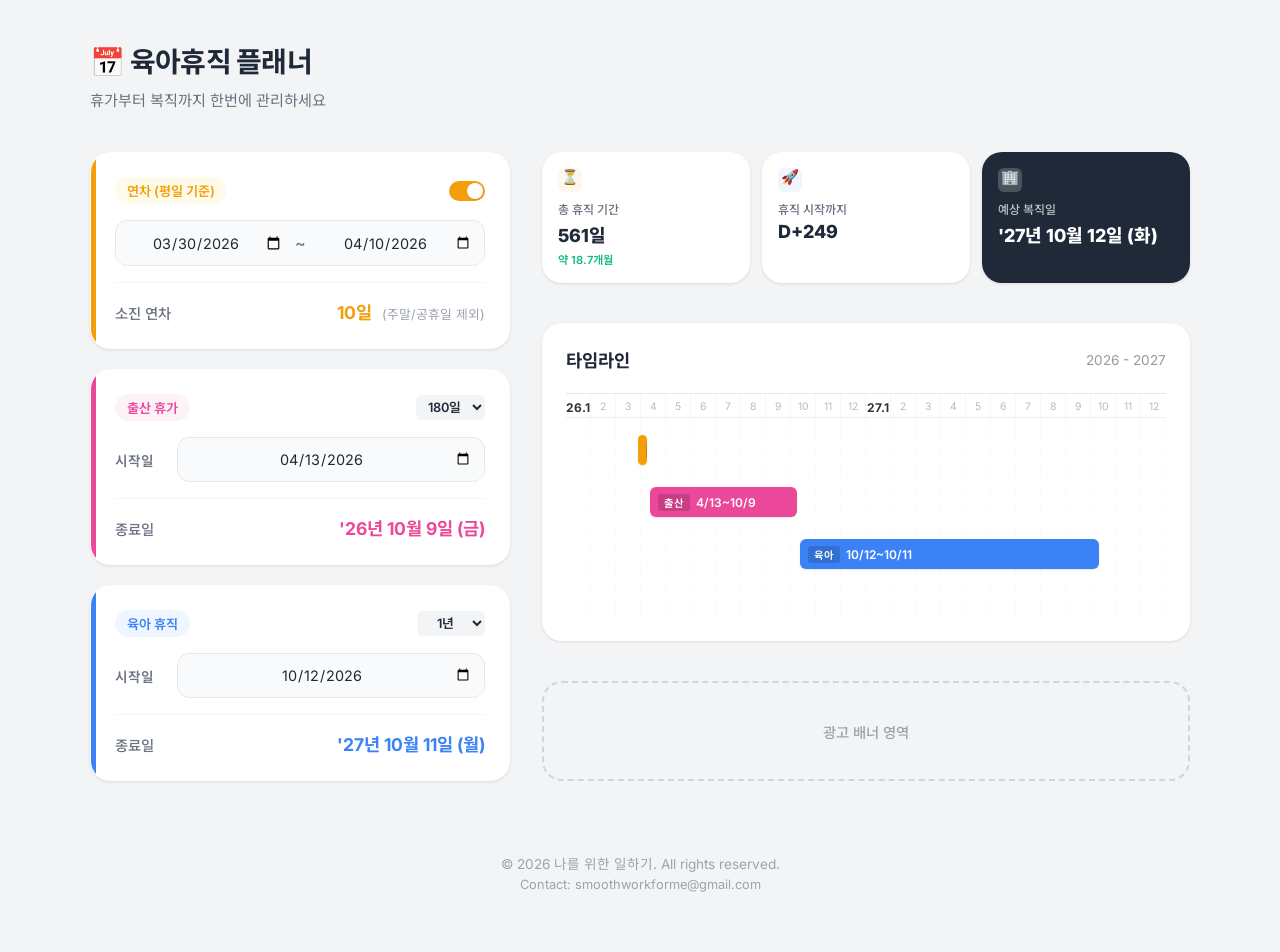
<file: index.html>
<!DOCTYPE html>
<html lang="ko">

<head>
    <meta charset="UTF-8">
    <meta name="viewport" content="width=device-width, initial-scale=1.0">
    <title>휴직 타임라인 계산기</title>
    <link rel="preconnect" href="https://fonts.googleapis.com">
    <link rel="preconnect" href="https://fonts.gstatic.com" crossorigin>
    <link
        href="https://fonts.googleapis.com/css2?family=Inter:wght@400;500;600;700&family=Noto+Sans+KR:wght@400;500;700&display=swap"
        rel="stylesheet">
    <link rel="stylesheet" href="style.css">
</head>

<body>

    <div class="wrapper">
        <header>
            <h2>📅 육아휴직 플래너</h2>
            <div class="description">휴가부터 복직까지 한번에 관리하세요</div>
        </header>

        <!-- LEFT PANEL -->
        <div class="input-panel">
            <!-- Components -->
            <div class="card annual">
                <div class="card-header">
                    <span class="badge">연차 (평일 기준)</span>
                    <label class="toggle-label">
                        <input type="checkbox" id="a-toggle" checked onchange="calculate()">
                        <span class="toggle-slider"></span>
                    </label>
                </div>
                <div class="date-input-group">
                    <input type="date" id="a-start" value="2026-03-30" onchange="calculate()">
                    <span class="separator">~</span>
                    <input type="date" id="a-end" value="2026-04-10" onchange="calculate()">
                </div>
                <div class="result-area">
                    <span class="result-label">소진 연차</span>
                    <div id="a-res" class="result-value" style="color: var(--annual-color);">-</div>
                </div>
            </div>

            <div class="card maternity">
                <div class="card-header">
                    <span class="badge">출산 휴가</span>
                    <select id="m-duration" class="duration-select" onchange="calculate()">
                        <option value="90">90일</option>
                        <option value="180" selected>180일</option>
                    </select>
                </div>
                <div class="input-row">
                    <div class="input-label">시작일</div>
                    <div class="date-input-group">
                        <input type="date" id="m-start" value="2026-04-13" onchange="calculate()">
                    </div>
                </div>
                <div class="result-area">
                    <span class="result-label">종료일</span>
                    <div id="m-res-date" class="result-value" style="color: var(--maternity-color);">-</div>
                </div>
            </div>

            <div class="card parental">
                <div class="card-header">
                    <span class="badge">육아 휴직</span>
                    <select id="p-duration" class="duration-select" onchange="calculate()">
                        <option value="180">6개월</option>
                        <option value="365" selected>1년</option>
                        <option value="730">2년</option>
                    </select>
                </div>
                <div class="input-row">
                    <div class="input-label">시작일</div>
                    <div class="date-input-group">
                        <input type="date" id="p-start" value="2026-10-12" onchange="calculate()">
                    </div>
                </div>
                <div class="result-area">
                    <span class="result-label">종료일</span>
                    <div id="p-res-date" class="result-value" style="color: var(--parental-color);">-</div>
                </div>
            </div>
        </div>

        <!-- RIGHT PANEL -->
        <div class="right-panel">

            <!-- 1. Summary Dashboard (Moved Up) -->
            <div class="dashboard-grid">
                <!-- Total Off Days -->
                <div class="info-card">
                    <div class="icon-box bg-orange">⏳</div>
                    <span class="info-label">총 휴직 기간</span>
                    <div class="info-value" id="total-days-off">0일</div>
                    <div class="info-sub" id="total-months-off" style="font-size: 0.7rem;">약 0개월</div>
                </div>

                <!-- D-Day -->
                <div class="info-card">
                    <div class="icon-box bg-blue">🚀</div>
                    <span class="info-label">휴직 시작까지</span>
                    <div class="info-value" id="d-day-val">-</div>
                    <div class="info-sub" style="font-size: 0.7rem; opacity:0;">남았습니다</div>
                </div>

                <!-- Return Date -->
                <div class="info-card full-width">
                    <div class="icon-box bg-dark">🏢</div>
                    <span class="info-label">예상 복직일</span>
                    <div class="info-value" id="return-date">-</div>
                </div>
            </div>

            <!-- 2. Compact Timeline -->
            <div class="timeline-card">
                <div class="section-title">
                    타임라인 <span class="section-subtitle">2026 - 2027</span>
                </div>
                <div class="timeline-container" id="timeline-box">
                    <div class="timeline-header" id="t-header"></div>
                    <div class="timeline-tracks">
                        <div class="grid-lines" id="t-grid"></div>
                        <!-- Bars -->
                        <div class="timeline-bar-row">
                            <div id="bar-annual" class="timeline-bar t-annual">
                                <span class="bar-label">연차</span> <span id="lbl-annual"></span>
                            </div>
                        </div>
                        <div class="timeline-bar-row">
                            <div id="bar-maternity" class="timeline-bar t-maternity">
                                <span class="bar-label">출산</span> <span id="lbl-maternity"></span>
                            </div>
                        </div>
                        <div class="timeline-bar-row">
                            <div id="bar-parental" class="timeline-bar t-parental">
                                <span class="bar-label">육아</span> <span id="lbl-parental"></span>
                            </div>
                        </div>
                    </div>
                </div>
            </div>

            <!-- Ad Banner Area -->
            <div class="ad-banner">
                광고 배너 영역
            </div>

        </div>

        <footer>
            <div>© 2026 나를 위한 일하기. All rights reserved.</div>
            <div class="contact">Contact: smoothworkforme@gmail.com</div>
        </footer>
    </div>

    <script src="script.js"></script>

</body>

</html>
</file>
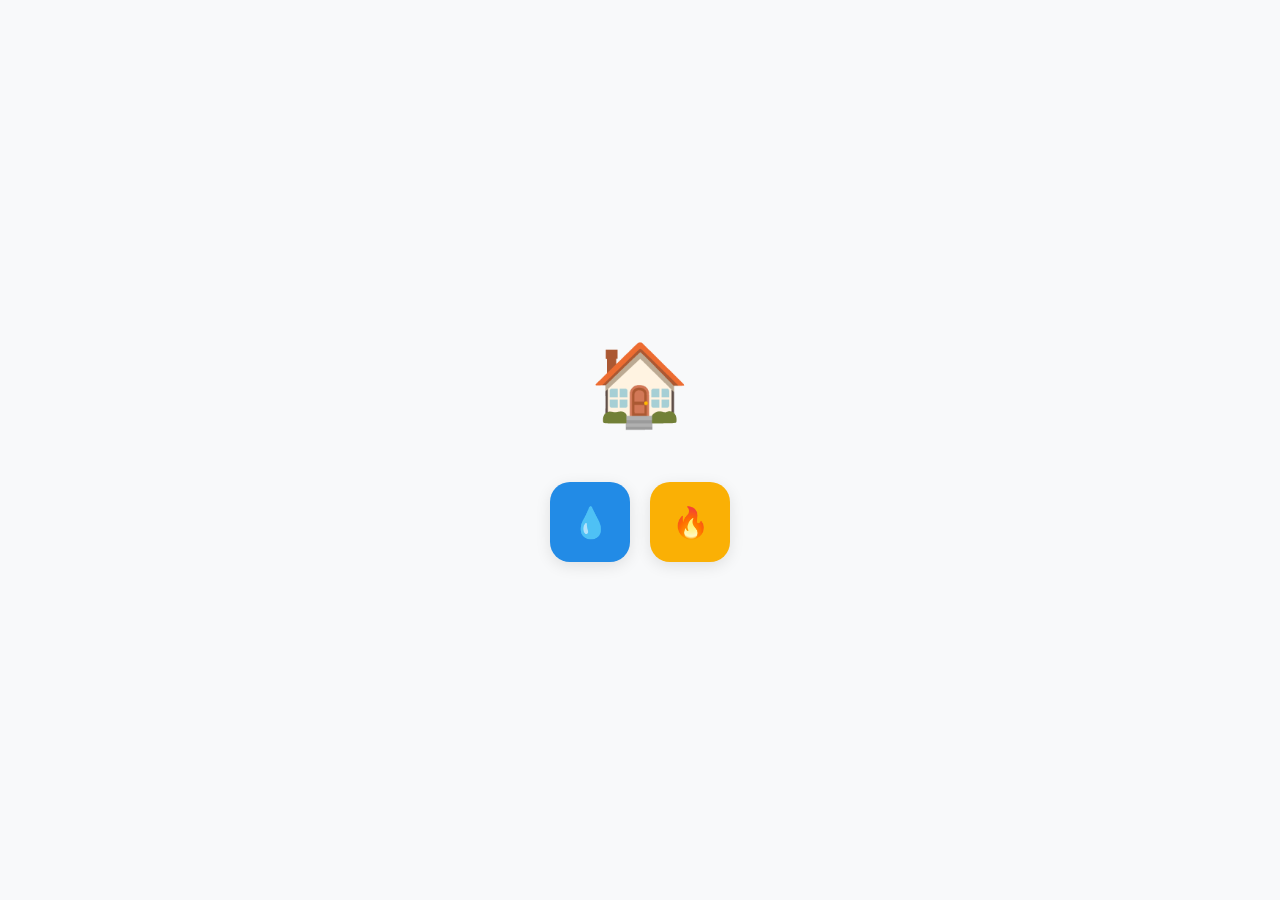
<file: anger.html>
<!DOCTYPE html>
<html lang="ko">
<head>
    <meta charset="UTF-8">
    <meta name="viewport" content="width=device-width, initial-scale=1.0">
    <title>마음 다스리기</title>
    <style>
        :root {
            --bg-0: #f8f9fa;
            --bg-1: #fff3bf; /* 노랑 */
            --bg-2: #ffd8a8; /* 주황 */
            --bg-3: #ffc9c9; /* 핑크 */
            --bg-4: #ffaebc; /* 적색 계열 */
        }

        body {
            margin: 0;
            display: flex;
            justify-content: center;
            align-items: center;
            height: 100vh;
            font-family: 'Pretendard', sans-serif;
            transition: background-color 0.5s ease;
            background-color: var(--bg-0);
            overflow: hidden;
        }

        .container {
            text-align: center;
            position: relative;
            width: 100%;
            max-width: 400px;
        }

        /* 집 이미지 영역 */
        .house-container {
            position: relative;
            font-size: 80px;
            margin-bottom: 50px;
            display: inline-block;
        }

        /* 불 이모지 레이아웃 */
        #fire-garden {
            position: absolute;
            bottom: 0;
            left: 50%;
            transform: translateX(-50%);
            display: flex;
            flex-wrap: wrap-reverse;
            justify-content: center;
            width: 200px; /* 한 줄에 약 5-6개 정렬 */
            pointer-events: none;
        }

        .fire-emoji {
            font-size: 30px;
            margin: -5px;
            animation: burn 0.5s ease-out forwards;
        }

        @keyframes burn {
            0% { transform: scale(0); opacity: 0; }
            100% { transform: scale(1); opacity: 1; }
        }

        /* 버튼 영역 */
        .controls {
            display: flex;
            justify-content: center;
            gap: 20px;
        }

        .btn {
            width: 80px;
            height: 80px;
            border: none;
            border-radius: 20px;
            cursor: pointer;
            font-size: 30px;
            display: flex;
            justify-content: center;
            align-items: center;
            box-shadow: 0 4px 15px rgba(0,0,0,0.1);
            transition: transform 0.1s;
        }

        .btn:active { transform: scale(0.9); }

        .btn-water { background-color: #228be6; color: white; }
        .btn-fire { background-color: #fab005; color: white; }

    </style>
</head>
<body>

<div class="container">
    <div class="house-container">
        🏠
        <div id="fire-garden"></div>
    </div>

    <div class="controls">
        <button class="btn btn-water" onclick="coolDown()">💧</button>
        <button class="btn btn-fire" onclick="heatUp()">🔥</button>
    </div>
</div>

<script>
    const fireGarden = document.getElementById('fire-garden');
    const body = document.body;
    let fireCount = 0;

    // 한 줄당 불 개수 기준
    const PER_LINE = 6;

    function updateBackground() {
        const lines = Math.floor(fireCount / PER_LINE);
        
        if (fireCount === 0) body.style.backgroundColor = 'var(--bg-0)';
        else if (lines === 0) body.style.backgroundColor = 'var(--bg-1)';
        else if (lines === 1) body.style.backgroundColor = 'var(--bg-2)';
        else if (lines === 2) body.style.backgroundColor = 'var(--bg-3)';
        else body.style.backgroundColor = 'var(--bg-4)';
    }

    function heatUp() {
        fireCount++;
        const fire = document.createElement('span');
        fire.className = 'fire-emoji';
        fire.innerText = '🔥';
        fireGarden.appendChild(fire);
        updateBackground();
    }

    function coolDown() {
        if (fireCount > 0) {
            fireCount--;
            fireGarden.removeChild(fireGarden.lastChild);
            updateBackground();
        }
    }
</script>

</body>
</html>
</file>
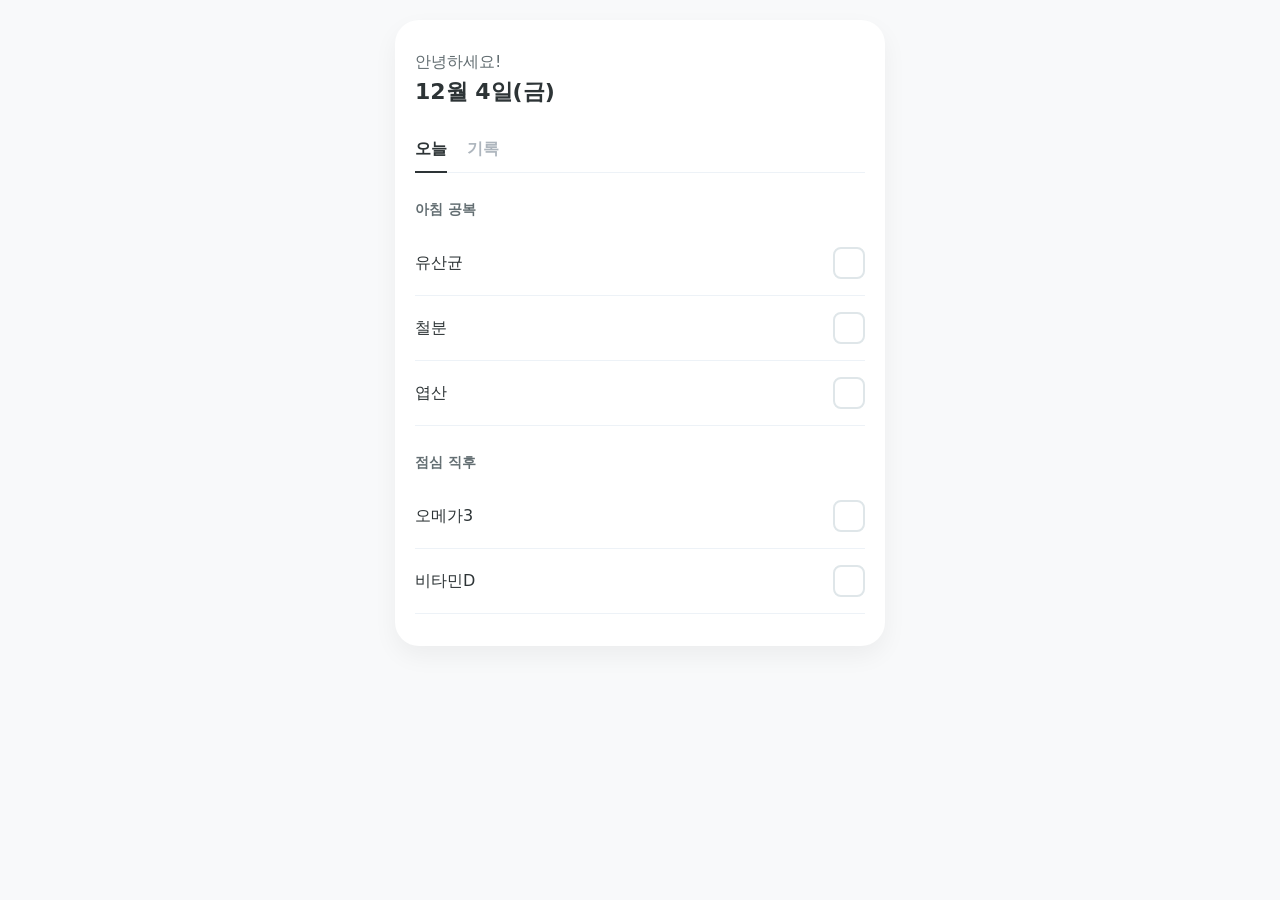
<file: pillcheck.html>
<!DOCTYPE html>
<html lang="ko">
<head>
    <meta charset="UTF-8">
    <meta name="viewport" content="width=device-width, initial-scale=1.0">
    <title>Minimal Pill Tracker</title>
    <style>
        :root {
            --bg: #F8F9FA;
            --card: #FFFFFF;
            --primary: #5BC27E;
            --text-main: #2D3436;
            --text-sub: #636E72;
            --line: #EDF2F7;
        }

        body { 
            font-family: 'Pretendard', -apple-system, BlinkMacSystemFont, system-ui, sans-serif; 
            background-color: var(--bg); color: var(--text-main); margin: 0; padding: 20px;
            display: flex; justify-content: center;
        }

        .container { 
            width: 100%; max-width: 450px; 
            background: var(--card); border-radius: 24px; padding: 32px 20px;
            box-shadow: 0 10px 25px rgba(0,0,0,0.05);
        }

        /* 헤더 & 탭 */
        .header { text-align: left; margin-bottom: 32px; }
        .header h1 { font-size: 16px; font-weight: 400; color: var(--text-sub); margin: 0; }
        .header .date { font-size: 22px; font-weight: 700; margin-top: 4px; }

        .tabs { display: flex; gap: 20px; margin-bottom: 24px; border-bottom: 1px solid var(--line); }
        .tab { padding-bottom: 12px; font-size: 16px; font-weight: 600; cursor: pointer; color: #ADB5BD; position: relative; }
        .tab.active { color: var(--text-main); }
        .tab.active::after { content: ''; position: absolute; bottom: -1px; left: 0; width: 100%; height: 2px; background: var(--text-main); }

        .content { display: none; }
        .content.active { display: block; animation: fadeIn 0.4s ease; }

        /* 오늘 탭 리스트 */
        .group-title { font-size: 14px; font-weight: 600; color: var(--text-sub); margin: 28px 0 12px; }
        .pill-card { display: flex; justify-content: space-between; align-items: center; padding: 16px 0; border-bottom: 1px solid var(--line); }
        .check-box { width: 28px; height: 28px; border-radius: 8px; border: 2px solid #DFE6E9; cursor: pointer; display: flex; align-items: center; justify-content: center; transition: 0.2s; }
        .check-box.checked { background: var(--primary); border-color: var(--primary); }
        .check-box.checked::after { content: '✓'; color: white; font-weight: bold; font-size: 14px; }

        /* 기록 탭 - 테이블 절대값 고정 수정 */
        .month-selector { display: flex; justify-content: space-between; align-items: center; background: var(--bg); padding: 10px 16px; border-radius: 12px; margin-bottom: 20px; }
        .btn-nav { border: none; background: none; cursor: pointer; font-size: 18px; color: var(--text-sub); }

        .table-wrapper { 
            overflow-x: auto; /* 가로 스크롤 */
            border-radius: 12px;
            background: #fff;
        }
        
        .history-table { 
            width: auto; /* 내용에 따라 너비 확장 */
            border-collapse: collapse; 
            table-layout: fixed; /* 테이블 레이아웃 고정 */
        }

        /* 첫 번째 열(날짜) 너비 */
        .history-table th:first-child, 
        .history-table td:first-child {
            width: 50px;
            min-width: 50px;
            position: sticky; /* 날짜 열 고정 (선택 사항) */
            left: 0;
            background: #fff;
            z-index: 1;
        }

        /* 영양제 열 너비 (절대값 고정) */
        .history-table th:not(:first-child), 
        .history-table td:not(:first-child) {
            width: 80px; /* 모든 영양제 열을 80px로 고정 */
            min-width: 80px;
        }

        .history-table th { 
            font-size: 12px; color: #B2BEC3; padding: 12px 0; font-weight: 500; 
            white-space: nowrap; overflow: hidden; text-overflow: ellipsis; 
            border-bottom: 1px solid var(--line);
        }
        .history-table td { padding: 12px 0; text-align: center; font-size: 12px; color: var(--text-sub); border-bottom: 1px solid var(--line); }
        .dot { width: 10px; height: 10px; border-radius: 50%; display: inline-block; background: #DFE6E9; }
        .dot.active { background: var(--primary); box-shadow: 0 0 8px rgba(91, 194, 126, 0.4); }

        @keyframes fadeIn { from { opacity: 0; transform: translateY(5px); } to { opacity: 1; transform: translateY(0); } }
    </style>
</head>
<body>

<div class="container">
    <div class="header">
        <h1>안녕하세요!</h1>
        <div class="date" id="displayDate"></div>
    </div>

    <div class="tabs">
        <div class="tab active" onclick="switchTab('today')">오늘</div>
        <div class="tab" onclick="switchTab('record')">기록</div>
    </div>

    <div id="today" class="content active">
        <div id="pillList"></div>
    </div>

    <div id="record" class="content">
        <div class="month-selector">
            <button class="btn-nav" onclick="moveMonth(-1)">‹</button>
            <span id="currentMonthLabel" style="font-weight: 700;"></span>
            <button class="btn-nav" onclick="moveMonth(1)">›</button>
        </div>
        <div class="table-wrapper">
            <table class="history-table">
                <thead><tr id="tableHead"></tr></thead>
                <tbody id="tableBody"></tbody>
            </table>
        </div>
    </div>
</div>

<script>
    const CONFIG = {
        groups: { "아침 공복": ["유산균", "철분", "엽산"], "점심 직후": ["오메가3", "비타민D"] },
        allPills: ["유산균", "철분", "엽산", "오메가3", "비타민D"]
    };

    let viewDate = new Date();
    const todayKey = new Date().toISOString().split('T')[0];

    function init() {
        const now = new Date();
        const days = ['일', '월', '화', '수', '목', '금', '토'];
        document.getElementById('displayDate').innerText = `${now.getMonth()+1}월 ${now.getDate()}일(${days[now.getDay()]})`;
        renderToday();
    }

    function switchTab(id) {
        document.querySelectorAll('.tab').forEach(t => t.classList.remove('active'));
        document.querySelectorAll('.content').forEach(c => c.classList.remove('active'));
        event.currentTarget.classList.add('active');
        document.getElementById(id).classList.add('active');
        if(id === 'record') renderRecord();
    }

    function renderToday() {
        const container = document.getElementById('pillList');
        container.innerHTML = '';
        const data = JSON.parse(localStorage.getItem(todayKey) || '{}');

        for(const [group, pills] of Object.entries(CONFIG.groups)) {
            container.innerHTML += `<div class="group-title">${group}</div>`;
            pills.forEach(pill => {
                const checked = data[pill] ? 'checked' : '';
                container.innerHTML += `
                    <div class="pill-card">
                        <span class="pill-info">${pill}</span>
                        <div class="check-box ${checked}" onclick="togglePill('${pill}')"></div>
                    </div>`;
            });
        }
    }

    function togglePill(name) {
        let data = JSON.parse(localStorage.getItem(todayKey) || '{}');
        data[name] = !data[name];
        localStorage.setItem(todayKey, JSON.stringify(data));
        renderToday();
    }

    function moveMonth(offset) {
        viewDate.setMonth(viewDate.getMonth() + offset);
        renderRecord();
    }

    function renderRecord() {
        const year = viewDate.getFullYear();
        const month = viewDate.getMonth();
        document.getElementById('currentMonthLabel').innerText = `${year}년 ${month + 1}월`;

        const head = document.getElementById('tableHead');
        head.innerHTML = '<th>날짜</th>' + CONFIG.allPills.map(p => `<th>${p}</th>`).join('');

        const body = document.getElementById('tableBody');
        body.innerHTML = '';
        const lastDay = new Date(year, month + 1, 0).getDate();

        for(let d = 1; d <= lastDay; d++) {
            const dateStr = `${year}-${String(month+1).padStart(2, '0')}-${String(d).padStart(2, '0')}`;
            if(dateStr > todayKey) break;

            const dayData = JSON.parse(localStorage.getItem(dateStr) || '{}');
            let row = `<tr><td>${d}일</td>`;
            CONFIG.allPills.forEach(p => {
                row += `<td><span class="dot ${dayData[p] ? 'active' : ''}"></span></td>`;
            });
            body.innerHTML += row + `</tr>`;
        }
    }

    init();
</script>
</body>
</html>
</file>
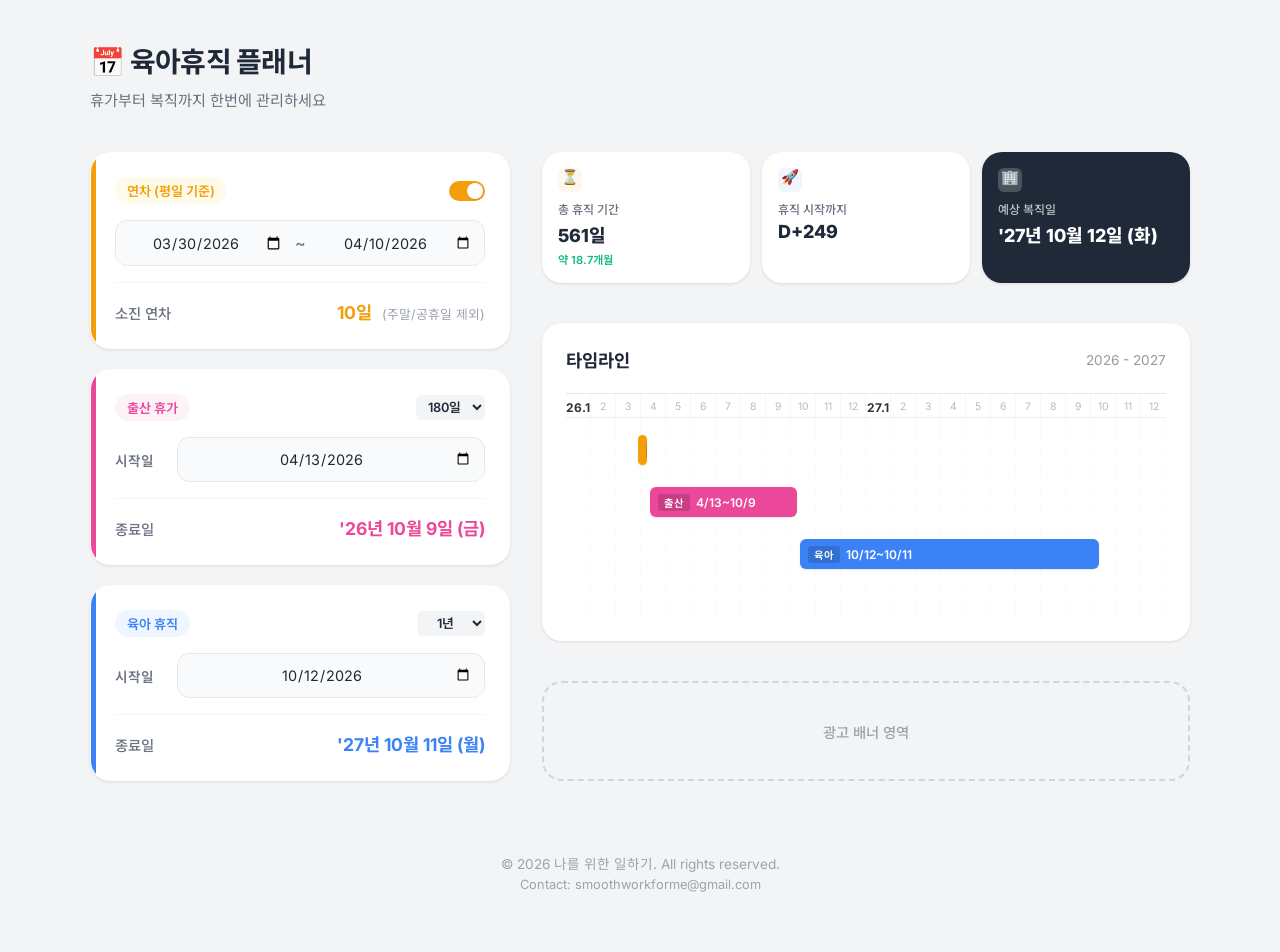
<file: plan.html>
<!DOCTYPE html>
<html lang="ko">

<head>
    <meta charset="UTF-8">
    <meta name="viewport" content="width=device-width, initial-scale=1.0">
    <title>휴직 타임라인 계산기</title>
    <link rel="preconnect" href="https://fonts.googleapis.com">
    <link rel="preconnect" href="https://fonts.gstatic.com" crossorigin>
    <link
        href="https://fonts.googleapis.com/css2?family=Inter:wght@400;500;600;700&family=Noto+Sans+KR:wght@400;500;700&display=swap"
        rel="stylesheet">
    <style>
        :root {
            --bg-color: #f3f4f6;
            --card-bg: #ffffff;
            --text-primary: #1f2937;
            --text-secondary: #6b7280;
            --border-color: #e5e7eb;

            /* Theme Colors */
            --annual-color: #f59e0b;
            --annual-bg: #fffbeb;
            --maternity-color: #ec4899;
            --maternity-bg: #fdf2f8;
            --parental-color: #3b82f6;
            --parental-bg: #eff6ff;
            --info-color: #10b981;
            --info-bg: #ecfdf5;

            --radius-md: 12px;
            --radius-lg: 20px;
            --shadow-sm: 0 1px 3px rgba(0, 0, 0, 0.1);
            --shadow-md: 0 4px 6px -1px rgba(0, 0, 0, 0.1), 0 2px 4px -1px rgba(0, 0, 0, 0.06);

            --font-family: 'Inter', 'Noto Sans KR', -apple-system, sans-serif;
        }

        * {
            margin: 0;
            padding: 0;
            box-sizing: border-box;
        }

        body {
            font-family: var(--font-family);
            background-color: var(--bg-color);
            color: var(--text-primary);
            min-height: 100vh;
            display: flex;
            align-items: center;
            justify-content: center;
            padding: 40px 24px;
        }

        .wrapper {
            width: 100%;
            max-width: 1100px;
            display: grid;
            grid-template-columns: 1fr 1.2fr;
            gap: 32px;
            /* align-items: stretch; is default */
        }

        @media (max-width: 900px) {
            .wrapper {
                grid-template-columns: 1fr;
                gap: 24px;
            }
        }

        @media (max-width: 600px) {
            body {
                padding: 10px;
                /* Minimal padding */
                display: block;
                /* Avoid flex centering issues */
            }

            .wrapper {
                gap: 16px;
                max-width: 100%;
            }

            .card,
            .timeline-card,
            .info-card {
                padding: 16px;
                border-radius: 16px;
                width: 100%;
            }

            /* Fix input overflow */
            .date-input-group {
                gap: 6px;
                padding: 10px;
            }

            .date-input-group input {
                min-width: 0;
                flex: 1;
                font-size: 0.85rem;
            }

            h2 {
                font-size: 1.5rem;
            }

            /* Stack dashboard items */
            .dashboard-grid {
                grid-template-columns: 1fr;
            }
        }

        header {
            text-align: left;
            margin-bottom: 10px;
            grid-column: 1 / -1;
        }

        h2 {
            font-size: 1.75rem;
            font-weight: 700;
            color: var(--text-primary);
            margin-bottom: 8px;
            letter-spacing: -0.025em;
        }

        .description {
            color: var(--text-secondary);
            font-size: 0.95rem;
        }

        /* --- LEFT PANEL --- */
        .input-panel {
            display: flex;
            flex-direction: column;
            gap: 20px;
            height: 100%;
        }

        .card {
            background: var(--card-bg);
            border-radius: var(--radius-lg);
            padding: 24px;
            box-shadow: var(--shadow-sm);
            border: 1px solid rgba(255, 255, 255, 0.5);
            transition: all 0.3s ease;
            position: relative;
            overflow: hidden;
        }

        .card:hover {
            transform: translateY(-2px);
            box-shadow: var(--shadow-md);
        }

        .card::before {
            content: '';
            position: absolute;
            left: 0;
            top: 0;
            bottom: 0;
            width: 5px;
        }

        .card.annual::before {
            background-color: var(--annual-color);
        }

        .card.maternity::before {
            background-color: var(--maternity-color);
        }

        .card.parental::before {
            background-color: var(--parental-color);
        }

        .card-header {
            display: flex;
            align-items: center;
            justify-content: space-between;
            margin-bottom: 16px;
        }

        .badge {
            display: inline-flex;
            align-items: center;
            padding: 4px 12px;
            border-radius: 9999px;
            font-size: 0.825rem;
            font-weight: 600;
        }

        .card.annual .badge {
            background-color: var(--annual-bg);
            color: var(--annual-color);
        }

        .card.maternity .badge {
            background-color: var(--maternity-bg);
            color: var(--maternity-color);
        }

        .card.parental .badge {
            background-color: var(--parental-bg);
            color: var(--parental-color);
        }

        .date-input-group {
            display: flex;
            align-items: center;
            gap: 12px;
            background: #f9fafb;
            padding: 12px;
            border-radius: var(--radius-md);
            border: 1px solid var(--border-color);
            transition: border-color 0.2s;
        }

        .date-input-group:focus-within {
            border-color: #cbd5e1;
        }

        input[type="date"] {
            border: none;
            background: transparent;
            font-family: var(--font-family);
            font-size: 0.9rem;
            color: var(--text-primary);
            flex: 1;
            cursor: pointer;
            outline: none;
            text-align: center;
        }

        .separator {
            color: var(--text-secondary);
            font-weight: 500;
        }

        .result-area {
            margin-top: 16px;
            padding-top: 16px;
            border-top: 1px solid #f3f4f6;
            display: flex;
            justify-content: space-between;
            align-items: baseline;
        }

        .result-label {
            font-size: 0.9rem;
            color: var(--text-secondary);
            font-weight: 500;
        }

        .result-value {
            font-size: 1.1rem;
            font-weight: 700;
        }

        .hint-text {
            font-size: 0.8rem;
            color: #9ca3af;
            font-weight: 400;
            margin-left: 6px;
        }


        /* --- RIGHT PANEL --- */
        .right-panel {
            display: flex;
            flex-direction: column;
            gap: 20px;
            height: 100%;
        }

        /* 1. Timeline (Compact) */
        /* 1. Timeline (Flexible) */
        .timeline-card {
            background: white;
            padding: 24px;
            border-radius: var(--radius-lg);
            box-shadow: var(--shadow-sm);
            /* Flexible height */
            flex: 1;
            min-height: 280px;
            display: flex;
            flex-direction: column;
        }

        .section-title {
            font-size: 1.1rem;
            font-weight: 700;
            margin-bottom: 16px;
            color: var(--text-primary);
            display: flex;
            align-items: center;
            justify-content: space-between;
        }

        .section-subtitle {
            font-size: 0.85rem;
            color: #999;
            font-weight: 400;
        }

        .timeline-container {
            flex: 1;
            position: relative;
            border-top: 1px solid var(--border-color);
            margin-top: 5px;
            overflow-x: auto;
            display: flex;
            flex-direction: column;
        }

        .timeline-header {
            display: flex;
            border-bottom: 1px solid #eee;
            height: 24px;
            align-items: center;
            font-size: 0.7rem;
            color: var(--text-secondary);
        }

        .month-col {
            flex: 1;
            text-align: center;
            border-right: 1px dashed #f3f4f6;
            height: 100%;
            min-width: 25px;
            position: relative;
        }

        .month-col:last-child {
            border-right: none;
        }

        .month-col span {
            display: block;
            margin-top: 6px;
        }

        .timeline-tracks {
            position: relative;
            flex: 1;
            padding-top: 15px;
            display: flex;
            flex-direction: column;
            gap: 18px;
            /* Compact gap */
        }

        .grid-lines {
            position: absolute;
            top: 0;
            left: 0;
            right: 0;
            bottom: 0;
            display: flex;
            pointer-events: none;
            z-index: 0;
        }

        .grid-line {
            flex: 1;
            border-right: 1px dashed #f8f9fa;
        }

        .timeline-bar-row {
            height: 34px;
            /* Increased to fit 30px bar */
            position: relative;
            z-index: 1;
            width: 100%;
        }

        .timeline-bar {
            position: absolute;
            height: 30px;
            border-radius: 6px;
            top: 2px;
            box-shadow: 0 1px 2px rgba(0, 0, 0, 0.1);
            display: flex;
            align-items: center;
            padding-left: 8px;
            color: white;
            font-size: 0.75rem;
            font-weight: 600;
            overflow: hidden;
            white-space: nowrap;
            opacity: 0;
            transition: all 0.5s cubic-bezier(0.25, 0.8, 0.25, 1);
        }

        .timeline-bar.active {
            opacity: 1;
        }

        .t-annual {
            background: var(--annual-color);
        }

        .t-maternity {
            background: var(--maternity-color);
        }

        .t-parental {
            background: var(--parental-color);
        }

        .bar-label {
            background: rgba(0, 0, 0, 0.15);
            padding: 1px 6px;
            border-radius: 3px;
            margin-right: 6px;
            font-size: 0.65rem;
        }

        /* 2. Summary Dashboard (New Feature) */
        .dashboard-grid {
            display: grid;
            grid-template-columns: repeat(3, 1fr);
            /* 3 Columns in one row */
            gap: 12px;
            margin-bottom: 20px;
            /* Space between dashboard and timeline */
        }

        .info-card {
            background: white;
            padding: 16px;
            /* Reduced padding */
            border-radius: var(--radius-lg);
            box-shadow: var(--shadow-sm);
            display: flex;
            flex-direction: column;
            justify-content: flex-start;
            /* Align content to top */
            min-height: 100px;
        }

        .info-card.full-width {
            grid-column: auto;
            /* Remove span */
            background: var(--text-primary);
            color: white;
        }

        .info-label {
            font-size: 0.75rem;
            /* Smaller label */
            color: var(--text-secondary);
            font-weight: 500;
            margin-bottom: 4px;
        }

        .info-card.full-width .info-label {
            color: rgba(255, 255, 255, 0.7);
        }

        .info-value {
            font-size: 1.125rem;
            /* ~18px */
            font-weight: 800;
            color: var(--text-primary);
        }

        .info-card.full-width .info-value {
            color: white;
            font-size: 1.125rem;
            /* ~18px */
        }

        .info-sub {
            font-size: 0.8rem;
            margin-top: 4px;
            color: #10b981;
            font-weight: 600;
        }

        .info-card.full-width .info-sub {
            color: #818cf8;
        }

        /* Icon containers */
        .icon-box {
            width: 24px;
            height: 24px;
            border-radius: 6px;
            display: flex;
            justify-content: center;
            margin-bottom: 8px;
            font-size: 0.9rem;
        }

        /* Ad Banner Placeholder */
        .ad-banner {
            margin-top: 20px;
            width: 100%;
            height: 100px;
            background-color: #f3f4f6;
            border: 2px dashed #d1d5db;
            border-radius: var(--radius-lg);
            display: flex;
            align-items: center;
            justify-content: center;
            color: #9ca3af;
            font-size: 0.9rem;
            font-weight: 500;
        }

        /* Footer */
        footer {
            margin-top: 40px;
            text-align: center;
            color: #9ca3af;
            font-size: 0.85rem;
            padding-bottom: 20px;
            grid-column: 1 / -1;
            /* Stretch across columns in grid */
        }

        footer .contact {
            margin-top: 4px;
            font-size: 0.8rem;
        }


        .bg-orange {
            background: #fff7ed;
            color: #ea580c;
        }

        .bg-blue {
            background: #eff6ff;
            color: #2563eb;
        }

        .bg-dark {
            background: rgba(255, 255, 255, 0.2);
            color: white;
        }

        .duration-select {
            border: none;
            background: #f3f4f6;
            font-family: var(--font-family);
            font-size: 0.8rem;
            color: var(--text-primary);
            font-weight: 600;
            cursor: pointer;
            outline: none;
            text-align: center;
            padding: 4px 8px;
            border-radius: 6px;
        }

        .input-label {
            font-size: 0.85rem;
            color: var(--text-secondary);
            font-weight: 600;
            white-space: nowrap;
            width: 50px;
            /* Fixed width for alignment */
        }

        .input-row {
            display: flex;
            align-items: center;
            gap: 12px;
        }

        .input-row .date-input-group {
            flex: 1;
        }

        /* Toggle Switch */
        .toggle-label {
            position: relative;
            display: inline-block;
            width: 36px;
            height: 20px;
        }

        .toggle-label input {
            opacity: 0;
            width: 0;
            height: 0;
        }

        .toggle-slider {
            position: absolute;
            cursor: pointer;
            top: 0;
            left: 0;
            right: 0;
            bottom: 0;
            background-color: #e5e7eb;
            transition: .3s;
            border-radius: 20px;
        }

        .toggle-slider:before {
            position: absolute;
            content: "";
            height: 16px;
            width: 16px;
            left: 2px;
            bottom: 2px;
            background-color: white;
            transition: .3s;
            border-radius: 50%;
            box-shadow: 0 1px 2px rgba(0, 0, 0, 0.1);
        }

        input:checked+.toggle-slider {
            background-color: var(--annual-color);
        }

        input:checked+.toggle-slider:before {
            transform: translateX(16px);
        }
    </style>
</head>

<body>

    <div class="wrapper">
        <header>
            <h2>📅 육아휴직 플래너</h2>
            <div class="description">휴가부터 복직까지 한번에 관리하세요</div>
        </header>

        <!-- LEFT PANEL -->
        <div class="input-panel">
            <!-- Components -->
            <div class="card annual">
                <div class="card-header">
                    <span class="badge">연차 (평일 기준)</span>
                    <label class="toggle-label">
                        <input type="checkbox" id="a-toggle" checked onchange="calculate()">
                        <span class="toggle-slider"></span>
                    </label>
                </div>
                <div class="date-input-group">
                    <input type="date" id="a-start" value="2026-03-30" onchange="calculate()">
                    <span class="separator">~</span>
                    <input type="date" id="a-end" value="2026-04-10" onchange="calculate()">
                </div>
                <div class="result-area">
                    <span class="result-label">소진 연차</span>
                    <div id="a-res" class="result-value" style="color: var(--annual-color);">-</div>
                </div>
            </div>

            <div class="card maternity">
                <div class="card-header">
                    <span class="badge">출산 휴가</span>
                    <select id="m-duration" class="duration-select" onchange="calculate()">
                        <option value="90">90일</option>
                        <option value="180" selected>180일</option>
                    </select>
                </div>
                <div class="input-row">
                    <div class="input-label">시작일</div>
                    <div class="date-input-group">
                        <input type="date" id="m-start" value="2026-04-13" onchange="calculate()">
                    </div>
                </div>
                <div class="result-area">
                    <span class="result-label">종료일</span>
                    <div id="m-res-date" class="result-value" style="color: var(--maternity-color);">-</div>
                </div>
            </div>

            <div class="card parental">
                <div class="card-header">
                    <span class="badge">육아 휴직</span>
                    <select id="p-duration" class="duration-select" onchange="calculate()">
                        <option value="180">6개월</option>
                        <option value="365" selected>1년</option>
                        <option value="730">2년</option>
                    </select>
                </div>
                <div class="input-row">
                    <div class="input-label">시작일</div>
                    <div class="date-input-group">
                        <input type="date" id="p-start" value="2026-10-12" onchange="calculate()">
                    </div>
                </div>
                <div class="result-area">
                    <span class="result-label">종료일</span>
                    <div id="p-res-date" class="result-value" style="color: var(--parental-color);">-</div>
                </div>
            </div>
        </div>

        <!-- RIGHT PANEL -->
        <div class="right-panel">

            <!-- 1. Summary Dashboard (Moved Up) -->
            <div class="dashboard-grid">
                <!-- Total Off Days -->
                <div class="info-card">
                    <div class="icon-box bg-orange">⏳</div>
                    <span class="info-label">총 휴직 기간</span>
                    <div class="info-value" id="total-days-off">0일</div>
                    <div class="info-sub" id="total-months-off" style="font-size: 0.7rem;">약 0개월</div>
                </div>

                <!-- D-Day -->
                <div class="info-card">
                    <div class="icon-box bg-blue">🚀</div>
                    <span class="info-label">휴직 시작까지</span>
                    <div class="info-value" id="d-day-val">-</div>
                    <div class="info-sub" style="font-size: 0.7rem; opacity:0;">남았습니다</div>
                </div>

                <!-- Return Date -->
                <div class="info-card full-width">
                    <div class="icon-box bg-dark">🏢</div>
                    <span class="info-label">예상 복직일</span>
                    <div class="info-value" id="return-date">-</div>
                </div>
            </div>

            <!-- 2. Compact Timeline -->
            <div class="timeline-card">
                <div class="section-title">
                    타임라인 <span class="section-subtitle">2026 - 2027</span>
                </div>
                <div class="timeline-container" id="timeline-box">
                    <div class="timeline-header" id="t-header"></div>
                    <div class="timeline-tracks">
                        <div class="grid-lines" id="t-grid"></div>
                        <!-- Bars -->
                        <div class="timeline-bar-row">
                            <div id="bar-annual" class="timeline-bar t-annual">
                                <span class="bar-label">연차</span> <span id="lbl-annual"></span>
                            </div>
                        </div>
                        <div class="timeline-bar-row">
                            <div id="bar-maternity" class="timeline-bar t-maternity">
                                <span class="bar-label">출산</span> <span id="lbl-maternity"></span>
                            </div>
                        </div>
                        <div class="timeline-bar-row">
                            <div id="bar-parental" class="timeline-bar t-parental">
                                <span class="bar-label">육아</span> <span id="lbl-parental"></span>
                            </div>
                        </div>
                    </div>
                </div>
            </div>

            <!-- Ad Banner Area -->
            <div class="ad-banner">
                광고 배너 영역
            </div>

        </div>

        <footer>
            <div>© 2026 나를 위한 일하기. All rights reserved.</div>
            <div class="contact">Contact: smoothworkforme@gmail.com</div>
        </footer>
    </div>

    <script>
        // ---------- CONFIGURATION ----------
        const holidays = [
            '2026-01-01', '2026-02-16', '2026-02-17', '2026-02-18', '2026-03-01', '2026-03-02',
            '2026-05-05', '2026-05-24', '2026-05-25', '2026-06-06', '2026-08-15', '2026-08-17',
            '2026-09-24', '2026-09-25', '2026-09-26', '2026-10-03', '2026-10-05', '2026-10-09', '2026-12-25'
        ];

        const TIMELINE_START = new Date('2026-01-01');
        const TIMELINE_END = new Date('2027-12-31');
        const TOTAL_DAYS = (TIMELINE_END - TIMELINE_START) / (1000 * 60 * 60 * 24);

        // ---------- UTILS ----------
        function isBusinessDay(date) {
            const day = date.getDay();
            if (day === 0 || day === 6) return false;
            const dateString = date.toISOString().split('T')[0];
            return !holidays.includes(dateString);
        }

        function dateToPercent(dateObj) {
            let diff = (dateObj - TIMELINE_START) / (1000 * 60 * 60 * 24);
            let pct = (diff / TOTAL_DAYS) * 100;
            return Math.max(0, Math.min(100, pct));
        }

        function formatDateShort(dateObj) {
            return `${dateObj.getMonth() + 1}/${dateObj.getDate()}`;
        }

        function formatDateKorean(dateObj) {
            const y = dateObj.getFullYear() % 100;
            const m = dateObj.getMonth() + 1;
            const d = dateObj.getDate();
            const days = ['일', '월', '화', '수', '목', '금', '토'];
            const dayName = days[dateObj.getDay()];
            return `'${y}년 ${m}월 ${d}일 (${dayName})`;
        }

        // ---------- INITIALIZATION ----------
        function initTimelineGrid() {
            const header = document.getElementById('t-header');
            const grid = document.getElementById('t-grid');

            for (let i = 0; i < 24; i++) {
                const year = 2026 + Math.floor(i / 12);
                const month = (i % 12) + 1;

                const mCol = document.createElement('div');
                mCol.className = 'month-col';

                const span = document.createElement('span');
                if (month === 1) span.innerText = `${year % 100}.1`;
                else span.innerText = month;
                span.style.fontSize = month === 1 ? '0.75rem' : '0.65rem';
                span.style.fontWeight = month === 1 ? '700' : '400';
                span.style.color = month === 1 ? '#333' : '#bbb';

                mCol.appendChild(span);
                header.appendChild(mCol);

                const gLine = document.createElement('div');
                gLine.className = 'grid-line';
                grid.appendChild(gLine);
            }
        }

        // ---------- CALCULATION ----------
        function updateBar(barId, labelId, start, end) {
            if (start > end) {
                document.getElementById(barId).classList.remove('active');
                return;
            }

            const startPct = dateToPercent(start);
            const endPct = dateToPercent(end);
            let widthPct = endPct - startPct;
            if (widthPct < 0.5) widthPct = 0.5;

            const bar = document.getElementById(barId);
            bar.style.left = startPct + '%';
            bar.style.width = widthPct + '%';
            bar.classList.add('active');

            const lbl = document.getElementById(labelId);
            lbl.innerText = `${formatDateShort(start)}~${formatDateShort(end)}`;
            if (widthPct < 5) lbl.style.display = 'none';
            else lbl.style.display = 'inline';
        }

        function calculate() {
            // TOGGLE CHECK
            const annualEnabled = document.getElementById('a-toggle').checked;

            // 1. Get Dates
            const aStartInput = document.getElementById('a-start');
            const aEndInput = document.getElementById('a-end');

            // Sync disabled state
            aStartInput.disabled = !annualEnabled;
            aEndInput.disabled = !annualEnabled;
            aStartInput.style.opacity = annualEnabled ? '1' : '0.5';
            aEndInput.style.opacity = annualEnabled ? '1' : '0.5';

            let aStart = annualEnabled ? new Date(aStartInput.value) : new Date(NaN);
            let aEnd = annualEnabled ? new Date(aEndInput.value) : new Date(NaN);

            // Maternity Calc
            const mStartInput = document.getElementById('m-start').value;
            const mDuration = parseInt(document.getElementById('m-duration').value || 90);
            let mStart = new Date(mStartInput);
            let mEnd = new Date(mStart);
            if (!isNaN(mStart.getTime())) {
                mEnd.setDate(mStart.getDate() + (mDuration - 1));
            } else {
                mEnd = new Date(NaN);
            }

            // Parental Calc
            const pStartInput = document.getElementById('p-start').value;
            const pDuration = parseInt(document.getElementById('p-duration').value || 365);
            let pStart = new Date(pStartInput);
            let pEnd = new Date(pStart);
            if (!isNaN(pStart.getTime())) {
                pEnd.setDate(pStart.getDate() + (pDuration - 1));
            } else {
                pEnd = new Date(NaN);
            }

            // 2. Individual Text & Logic
            // Annual
            let workDays = 0;
            if (annualEnabled && aStart <= aEnd) {
                for (let d = new Date(aStart); d <= aEnd; d.setDate(d.getDate() + 1)) {
                    if (isBusinessDay(new Date(d))) workDays++;
                }
            }
            if (annualEnabled) {
                document.getElementById('a-res').innerHTML = `${workDays}일 <span class="hint-text">(주말/공휴일 제외)</span>`;
            } else {
                document.getElementById('a-res').innerHTML = `<span style="color:#ccc; font-weight:400;">미사용</span>`;
            }

            // Updated Result Text to show END DATE
            if (!isNaN(mEnd.getTime())) {
                document.getElementById('m-res-date').innerText = formatDateKorean(mEnd);
            }
            if (!isNaN(pEnd.getTime())) {
                document.getElementById('p-res-date').innerText = formatDateKorean(pEnd);
            }

            // 3. Update Timeline
            if (annualEnabled) updateBar('bar-annual', 'lbl-annual', aStart, aEnd);
            else document.getElementById('bar-annual').classList.remove('active');

            updateBar('bar-maternity', 'lbl-maternity', mStart, mEnd);
            updateBar('bar-parental', 'lbl-parental', pStart, pEnd);

            // 4. Update Summary Dashboard

            // Find earliest start and latest end
            const dates = [aStart, aEnd, mStart, mEnd, pStart, pEnd];
            const validStarts = [aStart, mStart, pStart].filter(d => !isNaN(d));
            const validEnds = [aEnd, mEnd, pEnd].filter(d => !isNaN(d));

            if (validStarts.length > 0 && validEnds.length > 0) {
                const earliest = new Date(Math.min(...validStarts));
                const latest = new Date(Math.max(...validEnds));

                // Return Date (Next Day)
                const returnDate = new Date(latest);
                returnDate.setDate(returnDate.getDate() + 1);
                document.getElementById('return-date').innerText = formatDateKorean(returnDate);

                // Total Span (Simple difference between Earliest start and Latest end)
                // Note: This assumes continuous leave. If there are gaps, this measures the span, not sum of days.
                // Let's use Span for "Period".
                const totalSpanDays = Math.ceil((latest - earliest) / (1000 * 60 * 60 * 24)) + 1;
                document.getElementById('total-days-off').innerText = `${totalSpanDays}일`;
                document.getElementById('total-months-off').innerText = `약 ${(totalSpanDays / 30).toFixed(1)}개월`;

                // D-Day (from today)
                // Ideally "Today" is real today. 
                // For demo I will use a fixed date or new Date(). 
                // Users might want "D-Day to first leave".
                const today = new Date(); // Real today
                // Reset time for clean day diff
                today.setHours(0, 0, 0, 0);
                earliest.setHours(0, 0, 0, 0);

                const diffTime = earliest - today;
                const diffDays = Math.ceil(diffTime / (1000 * 60 * 60 * 24));

                let dDayStr = "-";
                if (diffDays > 0) dDayStr = `D-${diffDays}`;
                else if (diffDays === 0) dDayStr = "D-Day";
                else dDayStr = `D+${Math.abs(diffDays)}`;

                document.getElementById('d-day-val').innerText = dDayStr;
                document.getElementById('d-day-val').style.color = diffDays <= 7 && diffDays >= 0 ? '#ef4444' : '#1f2937';
            }
        }

        window.onload = function () {
            initTimelineGrid();
            calculate();
        };
    </script>

</body>

</html>
</file>
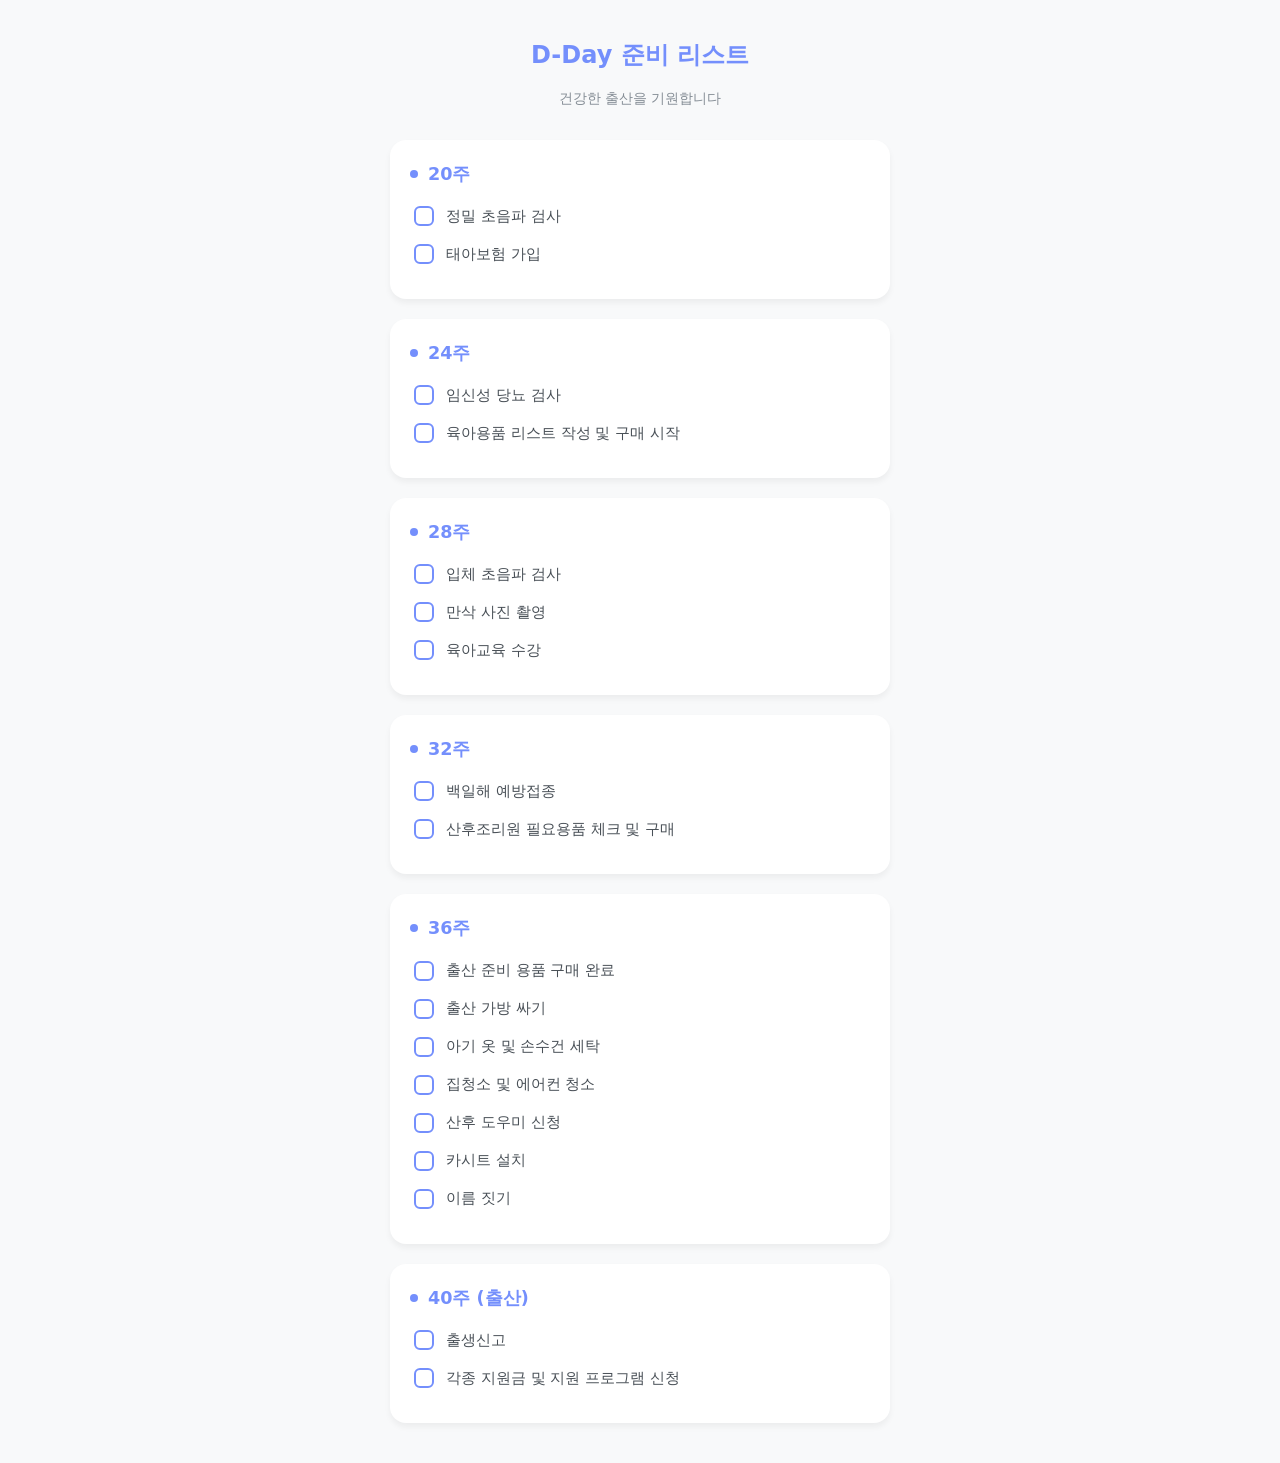
<file: pregnent.html>
<!DOCTYPE html>
<html lang="ko">
<head>
    <meta charset="UTF-8">
    <meta name="viewport" content="width=device-width, initial-scale=1.0">
    <title>임신 및 출산 준비 체크리스트</title>
    <style>
        :root {
            --bg-color: #f8f9fa;
            --card-bg: #ffffff;
            --primary-color: #748ffc;
            --text-color: #495057;
            --accent-color: #edf2ff;
        }
        body {
            font-family: 'Pretendard', -apple-system, BlinkMacSystemFont, system-ui, Roboto, sans-serif;
            background-color: var(--bg-color);
            color: var(--text-color);
            line-height: 1.6;
            margin: 0;
            padding: 20px;
            display: flex;
            justify-content: center;
        }
        .container {
            max-width: 500px;
            width: 100%;
        }
        header {
            text-align: center;
            margin-bottom: 30px;
        }
        h1 {
            font-size: 1.5rem;
            color: var(--primary-color);
            margin-bottom: 5px;
        }
        .timeline-section {
            background: var(--card-bg);
            border-radius: 16px;
            padding: 20px;
            margin-bottom: 20px;
            box-shadow: 0 4px 6px rgba(0,0,0,0.05);
        }
        .week-title {
            font-weight: 700;
            font-size: 1.1rem;
            margin-bottom: 15px;
            display: flex;
            align-items: center;
            color: var(--primary-color);
        }
        .week-title::before {
            content: '';
            display: inline-block;
            width: 8px;
            height: 8px;
            background-color: var(--primary-color);
            border-radius: 50%;
            margin-right: 10px;
        }
        .check-item {
            display: flex;
            align-items: center;
            margin-bottom: 12px;
            cursor: pointer;
        }
        .check-item input[type="checkbox"] {
            appearance: none;
            width: 20px;
            height: 20px;
            border: 2px solid var(--primary-color);
            border-radius: 6px;
            margin-right: 12px;
            cursor: pointer;
            position: relative;
        }
        .check-item input[type="checkbox"]:checked {
            background-color: var(--primary-color);
        }
        .check-item input[type="checkbox"]:checked::after {
            content: '✓';
            position: absolute;
            color: white;
            font-size: 14px;
            left: 3px;
            top: -2px;
        }
        .check-item input[type="checkbox"]:checked + span {
            text-decoration: line-through;
            color: #adb5bd;
        }
        .check-item span {
            font-size: 0.95rem;
        }
    </style>
</head>
<body>

<div class="container">
    <header>
        <h1>D-Day 준비 리스트</h1>
        <p style="font-size: 0.85rem; color: #868e96;">건강한 출산을 기원합니다</p>
    </header>

    <div class="timeline-section">
        <div class="week-title">20주</div>
        <label class="check-item"><input type="checkbox"> <span>정밀 초음파 검사</span></label>
        <label class="check-item"><input type="checkbox"> <span>태아보험 가입</span></label>
    </div>

    <div class="timeline-section">
        <div class="week-title">24주</div>
        <label class="check-item"><input type="checkbox"> <span>임신성 당뇨 검사</span></label>
        <label class="check-item"><input type="checkbox"> <span>육아용품 리스트 작성 및 구매 시작</span></label>
    </div>

    <div class="timeline-section">
        <div class="week-title">28주</div>
        <label class="check-item"><input type="checkbox"> <span>입체 초음파 검사</span></label>
        <label class="check-item"><input type="checkbox"> <span>만삭 사진 촬영</span></label>
        <label class="check-item"><input type="checkbox"> <span>육아교육 수강</span></label>
    </div>

    <div class="timeline-section">
        <div class="week-title">32주</div>
        <label class="check-item"><input type="checkbox"> <span>백일해 예방접종</span></label>
        <label class="check-item"><input type="checkbox"> <span>산후조리원 필요용품 체크 및 구매</span></label>
    </div>

    <div class="timeline-section">
        <div class="week-title">36주</div>
        <label class="check-item"><input type="checkbox"> <span>출산 준비 용품 구매 완료</span></label>
        <label class="check-item"><input type="checkbox"> <span>출산 가방 싸기</span></label>
        <label class="check-item"><input type="checkbox"> <span>아기 옷 및 손수건 세탁</span></label>
        <label class="check-item"><input type="checkbox"> <span>집청소 및 에어컨 청소</span></label>
        <label class="check-item"><input type="checkbox"> <span>산후 도우미 신청</span></label>
        <label class="check-item"><input type="checkbox"> <span>카시트 설치</span></label>
        <label class="check-item"><input type="checkbox"> <span>이름 짓기</span></label>
    </div>

    <div class="timeline-section">
        <div class="week-title">40주 (출산)</div>
        <label class="check-item"><input type="checkbox"> <span>출생신고</span></label>
        <label class="check-item"><input type="checkbox"> <span>각종 지원금 및 지원 프로그램 신청</span></label>
    </div>
</div>

</body>
</html>
</file>
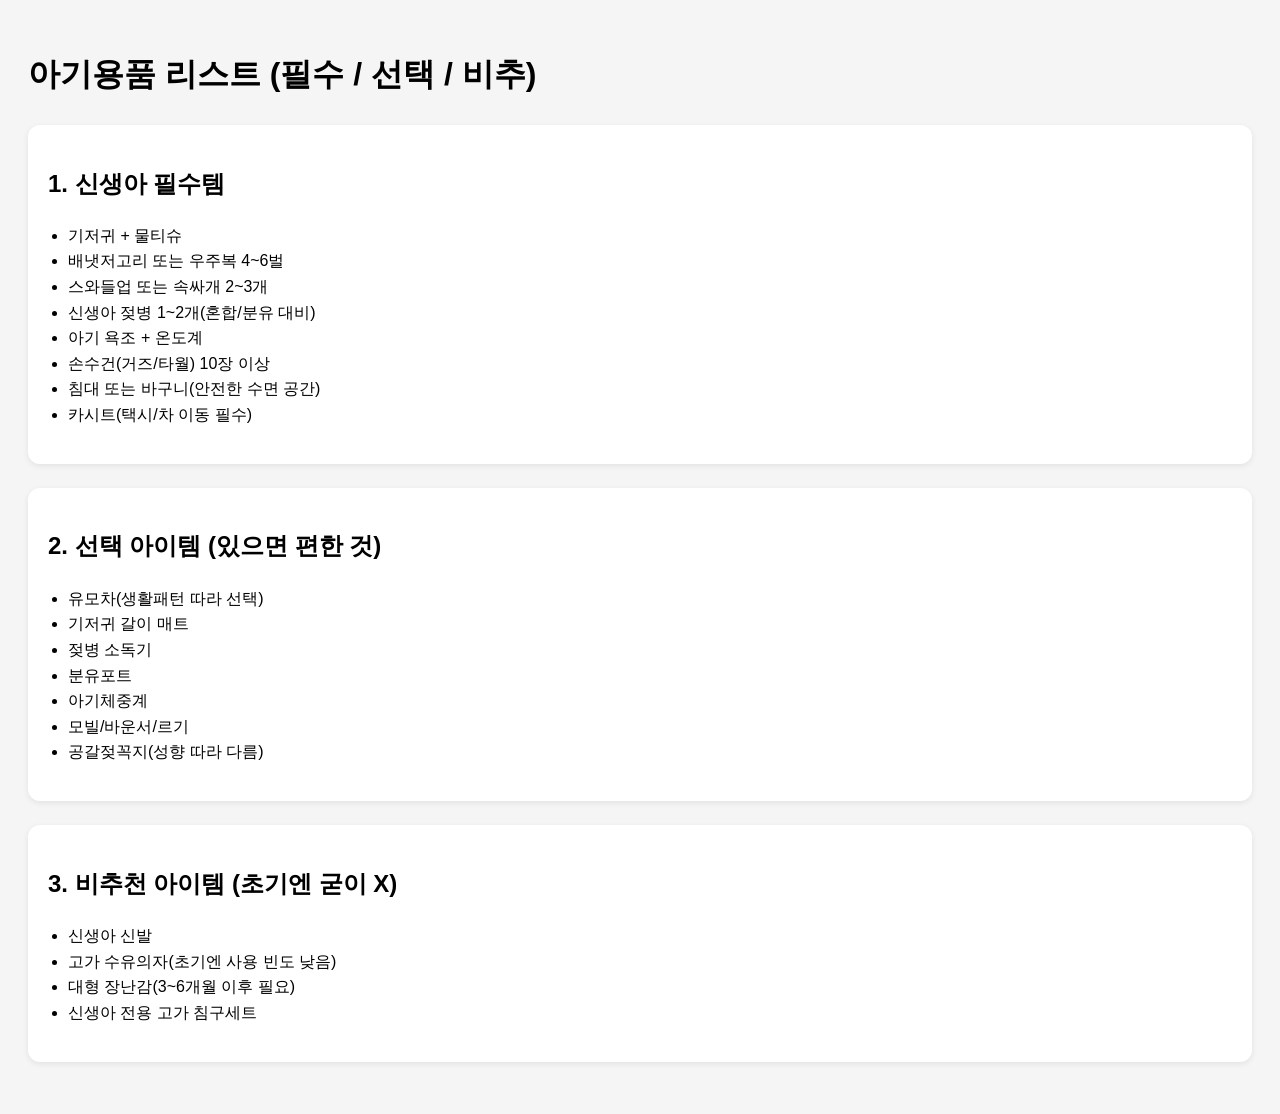
<file: ready.html>
<!DOCTYPE html>
<html lang="ko">
<head>
<meta charset="UTF-8" />
<meta name="viewport" content="width=device-width, initial-scale=1.0" />
<title>아기용품 리스트</title>
<style>
  body { font-family: Arial, sans-serif; line-height: 1.6; padding: 20px; background:#f5f5f5; }
  h1 { margin-bottom: 24px; }
  .card { background:#fff; padding:20px; border-radius:12px; margin-bottom:24px; box-shadow:0 2px 6px rgba(0,0,0,0.08); }
  ul { padding-left: 20px; }
</style>
</head>
<body>

<h1>아기용품 리스트 (필수 / 선택 / 비추)</h1>

<div class="card">
  <h2>1. 신생아 필수템</h2>
  <ul>
    <li>기저귀 + 물티슈 </li>
    <li>배냇저고리 또는 우주복 4~6벌 </li>
    <li>스와들업 또는 속싸개 2~3개 </li>
    <li>신생아 젖병 1~2개(혼합/분유 대비) </li>
    <li>아기 욕조 + 온도계 </li>
    <li>손수건(거즈/타월) 10장 이상 </li>
    <li>침대 또는 바구니(안전한 수면 공간) </li>
    <li>카시트(택시/차 이동 필수) </li>
  </ul>
</div>

<div class="card">
  <h2>2. 선택 아이템 (있으면 편한 것)</h2>
  <ul>
    <li>유모차(생활패턴 따라 선택) </li>
    <li>기저귀 갈이 매트 </li>
    <li>젖병 소독기 </li>
    <li>분유포트 </li>
    <li>아기체중계 </li>
    <li>모빌/바운서/르기 </li>
    <li>공갈젖꼭지(성향 따라 다름) </li>
  </ul>
</div>

<div class="card">
  <h2>3. 비추천 아이템 (초기엔 굳이 X)</h2>
  <ul>
    <li>신생아 신발 </li>
    <li>고가 수유의자(초기엔 사용 빈도 낮음) </li>
    <li>대형 장난감(3~6개월 이후 필요) </li>
    <li>신생아 전용 고가 침구세트 </li>
  </ul>
</div>

</body>
</html>
</file>
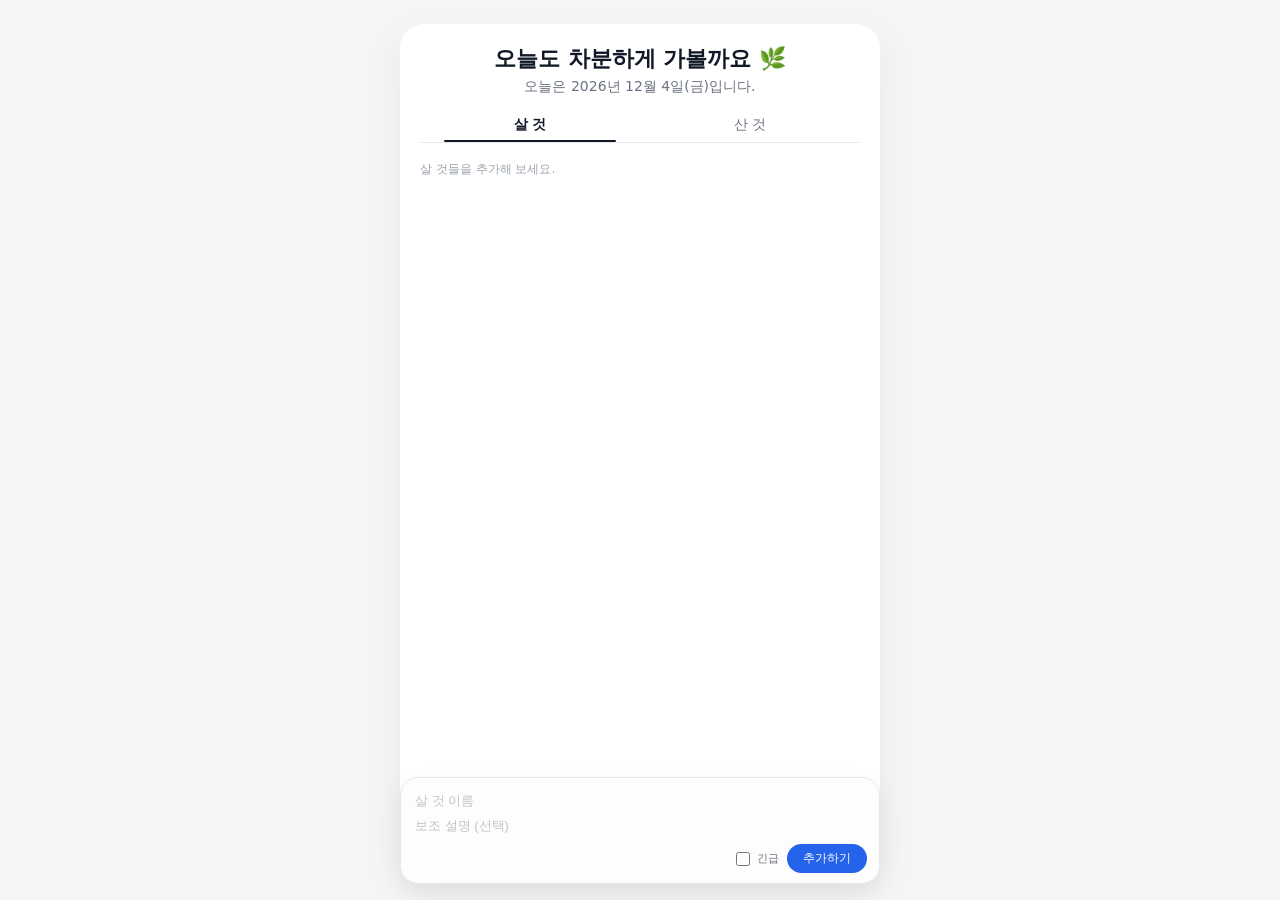
<file: shoppinglist.html>
<!DOCTYPE html>
<html lang="ko">
<head>
  <meta charset="UTF-8" />
  <title>살 것 / 산 것 리스트</title>
  <style>
    * { box-sizing: border-box; }

    body {
      margin: 0;
      padding: 24px 16px;
      font-family: system-ui, -apple-system, BlinkMacSystemFont, "Segoe UI", sans-serif;
      background: #f5f5f7;
      color: #111827;
      display: flex;
      justify-content: center;
      align-items: flex-start;
      height: 100vh;
      overflow: hidden;
    }

    .app {
      max-width: 480px;
      width: 100%;
      background: #fff;
      border-radius: 24px;
      box-shadow: 0 16px 40px rgba(0,0,0,0.06);
      display: flex;
      flex-direction: column;
      overflow: hidden;
      position: relative;
      height: 100%;
    }

    .content {
      flex: 1;
      overflow-y: auto;
      padding: 0 20px 16px;
      padding-bottom: 140px; /* 하단 입력바 여유 */
    }

    .header {
      position: sticky;
      top: 0;
      z-index: 5;
      padding: 20px 0 8px;
      background: #fff;
    }
    .title-main {
      font-size: 22px;
      font-weight: 600;
      text-align: center;
      margin-bottom: 4px;
    }
    .date-text {
      font-size: 14px;
      color: #6b7280;
      text-align: center;
      margin-bottom: 12px;
    }

    /* 탭 */
    .tabs {
      display: flex;
      border-bottom: 1px solid #e5e7eb;
      margin-bottom: 10px;
    }
    .tab {
      flex: 1;
      text-align: center;
      padding: 8px 0;
      font-size: 14px;
      cursor: pointer;
      color: #6b7280;
      position: relative;
    }
    .tab-active {
      color: #111827;
      font-weight: 600;
    }
    .tab-active::after {
      content: "";
      position: absolute;
      left: 24px;
      right: 24px;
      bottom: 0;
      height: 2px;
      border-radius: 999px;
      background: #111827;
    }

    h2 {
      font-size: 14px;
      margin: 16px 0 6px;
    }
    .section-label {
      font-weight: 700;
    }

    .section-subtext {
      font-size: 12px;
      color: #9ca3af;
      margin-bottom: 6px;
    }

    .card {
      display: flex;
      align-items: center;
      padding: 10px 12px;
      border-radius: 18px;
      background: #f9fafb;
      margin-bottom: 8px;
      border: 1px solid #e5e7eb;
    }

    .check-btn {
      width: 26px;
      height: 26px;
      border-radius: 50%;
      border: 2px solid #d1d5db;
      background: #f9fafb;
      display: inline-flex;
      align-items: center;
      justify-content: center;
      margin-right: 10px;
      cursor: pointer;
    }
    .check-icon {
      font-size: 14px;
    }

    .item-main {
      flex: 1;
      min-width: 0;
    }
    .item-title {
      font-size: 14px;
      font-weight: 600;
      margin-bottom: 2px;
      white-space: nowrap;
      overflow: hidden;
      text-overflow: ellipsis;
    }
    .item-desc {
      font-size: 12px;
      color: #6b7280;
      white-space: nowrap;
      overflow: hidden;
      text-overflow: ellipsis;
    }
    .badge-urgent {
      font-size: 11px;
      color: #ef4444;
      border: 1px solid #fecaca;
      padding: 2px 6px;
      border-radius: 999px;
      margin-left: 6px;
    }
    .item-right {
      font-size: 11px;
      color: #6b7280;
      margin-left: 8px;
      white-space: nowrap;
      text-align: right;
    }
    .delete-btn {
      border: none;
      background: transparent;
      color: #9ca3af;
      cursor: pointer;
      font-size: 16px;
      margin-left: 4px;
    }

    .empty-text {
      font-size: 12px;
      color: #9ca3af;
      margin-bottom: 6px;
    }

    /* 산 것 - 날짜/월 헤더 */
    .month-header {
      display: flex;
      align-items: center;
      justify-content: center;
      gap: 12px;
      margin: 4px 0 10px;
      font-size: 13px;
      color: #4b5563;
    }
    .month-arrow {
      cursor: pointer;
      user-select: none;
      padding: 4px 6px;
      border-radius: 999px;
      border: 1px solid #e5e7eb;
      font-size: 11px;
      background: #f9fafb;
    }

    .date-group {
      margin-bottom: 14px;
    }
    .date-header {
      display: flex;
      justify-content: space-between;
      align-items: baseline;
      font-size: 13px;
      margin-bottom: 4px;
    }
    .date-title {
      font-weight: 700;
    }
    .date-total {
      font-weight: 700;
      color: #2563eb;
    }

    .buy-row {
      display: flex;
      justify-content: space-between;
      align-items: baseline;
      padding: 4px 2px;
      font-size: 12px;
    }
    .buy-left {
      max-width: 70%;
    }
    .buy-store {
      color: #6b7280;
    }
    .buy-item {
      font-weight: 500;
    }
    .buy-price {
      font-weight: 600;
    }

    /* 하단 입력 바 (살 것 탭에서만 보여줌) */
    .add-card {
      position: fixed;
      left: 50%;
      bottom: 16px;
      transform: translateX(-50%);
      width: calc(100% - 32px);
      max-width: 480px;
      z-index: 10;
      border: none;
      background: transparent;
      display: none; /* 기본은 숨김, 살 것 탭에서만 표시 */
    }
    .add-inner {
      padding: 12px 12px 10px;
      border-radius: 18px;
      background: #fdfdfd;
      border: 1px solid #e5e7eb;
      box-shadow: 0 8px 24px rgba(0,0,0,0.06);
    }
    .add-input {
      width: 100%;
      border: none;
      background: transparent;
      font-size: 13px;
      margin-bottom: 6px;
      outline: none;
    }
    .add-input::placeholder {
      color: #c4c4c4;
    }
    .add-row {
      display: flex;
      gap: 8px;
      align-items: center;
      justify-content: flex-end;
      margin-top: 4px;
    }
    .checkbox-inline {
      display: flex;
      align-items: center;
      gap: 4px;
      font-size: 11px;
      color: #6b7280;
    }
    .checkbox-inline input {
      width: 14px;
      height: 14px;
    }
    .btn-primary {
      border-radius: 999px;
      border: none;
      padding: 6px 16px;
      font-size: 12px;
      background: #2563eb;
      color: #fff;
      cursor: pointer;
      white-space: nowrap;
    }
    .btn-primary:active {
      transform: translateY(1px);
    }

    /* 구매정보 입력 모달 */
    .modal-backdrop {
      position: fixed;
      inset: 0;
      background: rgba(15, 23, 42, 0.35);
      display: none;
      align-items: center;
      justify-content: center;
      z-index: 20;
    }
    .modal {
      width: 320px;
      max-width: calc(100% - 40px);
      background: #fff;
      border-radius: 18px;
      padding: 18px 18px 14px;
      box-shadow: 0 20px 40px rgba(0,0,0,0.25);
    }
    .modal-title {
      font-size: 15px;
      font-weight: 600;
      margin-bottom: 10px;
    }
    .modal-label {
      font-size: 12px;
      margin-bottom: 3px;
    }
    .modal-input {
      width: 100%;
      border-radius: 12px;
      border: 1px solid #e5e7eb;
      padding: 7px 9px;
      font-size: 13px;
      margin-bottom: 10px;
      outline: none;
    }
    .modal-input::placeholder {
      color: #c4c4c4;
    }
    .modal-footer {
      display: flex;
      justify-content: flex-end;
      gap: 8px;
      margin-top: 6px;
    }
    .btn-secondary {
      border-radius: 999px;
      border: none;
      padding: 6px 14px;
      font-size: 12px;
      background: #e5e7eb;
      color: #374151;
      cursor: pointer;
    }
  </style>
</head>
<body>
  <div class="app">
    <div class="content">
      <div class="header">
        <div class="title-main" id="greetingText">Good Day 🍀</div>
        <div class="date-text" id="todayText"></div>
        <div class="tabs">
          <div id="tabTodo" class="tab tab-active">살 것</div>
          <div id="tabDone" class="tab">산 것</div>
        </div>
      </div>

      <!-- 살 것 탭 내용 -->
      <div id="todoSection">
        <div id="todoSub" class="section-subtext" style="display:none;">
          살 것들을 추가해 보세요.
        </div>
        <div id="todoList"></div>
      </div>

      <!-- 산 것 탭 내용 -->
      <div id="doneSection" style="display:none;">
        <div class="month-header">
          <button class="month-arrow" id="prevMonthBtn">◀</button>
          <div id="monthLabel"> 10월 </div>
          <button class="month-arrow" id="nextMonthBtn">▶</button>
        </div>
        <div id="doneEmpty" class="section-subtext" style="display:none;">
          선택한 월에는 아직 구매 기록이 없습니다.
        </div>
        <div id="doneList"></div>
      </div>
    </div>
  </div>

  <!-- 하단 입력바 (살 것 전용) -->
  <div class="add-card" id="addBar">
    <div class="add-inner">
      <input id="newTitle" class="add-input" type="text" placeholder="살 것 이름" />
      <input id="newDesc" class="add-input" type="text" placeholder="보조 설명 (선택)" />
      <div class="add-row">
        <label class="checkbox-inline">
          <input type="checkbox" id="newUrgent" />
          <span>긴급</span>
        </label>
        <button class="btn-primary" id="addBtn">추가하기</button>
      </div>
    </div>
  </div>

  <!-- 구매정보 입력 모달 -->
  <div class="modal-backdrop" id="purchaseModalBackdrop">
    <div class="modal">
      <div class="modal-title">구매 정보를 입력하세요</div>
      <div class="modal-label">금액</div>
      <input id="purchasePrice" class="modal-input" type="number" min="0" placeholder="숫자 입력 (원)" />
      <div class="modal-label">구매처</div>
      <input id="purchaseStore" class="modal-input" type="text" placeholder="마트, 온라인몰 등" />
      <div class="modal-footer">
        <button class="btn-secondary" id="cancelPurchaseBtn">취소</button>
        <button class="btn-primary" id="confirmPurchaseBtn">확인</button>
      </div>
    </div>
  </div>

  <script>
    const STORAGE_KEY = "buy_app_v1";

    const GREETINGS = [
      "Good Day 🍀",
      "오늘도 차분하게 가볼까요 🌿",
      "조용하지만 좋은 날이에요 ☕",
      "마음이 편안한 하루 되길 🌙",
      "오늘은 나를 위해 쓰는 날 ✨",
      "작게 시작해도 괜찮은 날 🌱",
      "숨 고르고 천천히 가요 🍃",
      "오늘도 여기까지 온 나, 최고 👍",
      "가볍게, 하지만 진심으로 💫",
      "오늘의 나에게 부드럽게 대하기 🫧"
    ];

    function getDailyGreeting() {
      const todayKey = new Date().toISOString().slice(0, 10);
      let sum = 0;
      for (const ch of todayKey) sum += ch.charCodeAt(0);
      return GREETINGS[sum % GREETINGS.length];
    }

    function formatTodayKorean() {
      const now = new Date();
      const y = now.getFullYear();
      const m = now.getMonth() + 1;
      const d = now.getDate();
      const weekdayNames = ["일", "월", "화", "수", "목", "금", "토"];
      const w = weekdayNames[now.getDay()];
      return `오늘은 ${y}년 ${m}월 ${d}일(${w})입니다.`;
    }

    function formatDateLabel(dateStr) {
      const d = new Date(dateStr);
      const m = d.getMonth() + 1;
      const day = d.getDate();
      const weekday = ["일","월","화","수","목","금","토"][d.getDay()];
      return `${m}월 ${day}일(${weekday})`;
    }

    function formatMonthLabel(year, month) {
      return ` ${year}년 ${month}월 `;
    }

    function formatPrice(num) {
      if (typeof num !== "number") return "";
      return num.toLocaleString("ko-KR") + "원";
    }

    function loadItems() {
      const raw = localStorage.getItem(STORAGE_KEY) || "[]";
      try {
        return JSON.parse(raw);
      } catch {
        return [];
      }
    }

    function saveItems(items) {
      localStorage.setItem(STORAGE_KEY, JSON.stringify(items));
    }

    function addItem(title, desc, urgent) {
      const items = loadItems();
      const id = "i-" + Date.now();
      items.push({
        id,
        title,
        desc,
        urgent,
        status: "todo",       // "todo" | "done"
        createdAt: new Date().toISOString(),
        purchasedAt: null,
        price: null,
        store: null
      });
      saveItems(items);
      render();
    }

    function deleteItem(id) {
      let items = loadItems();
      items = items.filter(i => i.id !== id);
      saveItems(items);
      render();
    }

    function markAsBought(id, price, store) {
      const items = loadItems();
      const nowIso = new Date().toISOString();
      const updated = items.map(i => {
        if (i.id === id) {
          return {
            ...i,
            status: "done",
            purchasedAt: nowIso,
            price,
            store
          };
        }
        return i;
      });
      saveItems(updated);
      render();
    }

    function groupByDate(items) {
      const map = {};
      items.forEach(item => {
        const key = item.purchasedAt.slice(0,10); // YYYY-MM-DD
        if (!map[key]) map[key] = [];
        map[key].push(item);
      });
      const entries = Object.entries(map).sort((a,b) => new Date(b[0]) - new Date(a[0]));
      return entries;
    }

    // 상태
    let currentTab = "todo"; // "todo" | "done"
    const today = new Date();
    let currentYear = today.getFullYear();
    let currentMonth = today.getMonth() + 1;

    // 모달 상태
    let pendingPurchaseId = null;

    function setTab(tab) {
      currentTab = tab;
      const tabTodo = document.getElementById("tabTodo");
      const tabDone = document.getElementById("tabDone");
      const todoSection = document.getElementById("todoSection");
      const doneSection = document.getElementById("doneSection");
      const addBar = document.getElementById("addBar");

      if (tab === "todo") {
        tabTodo.classList.add("tab-active");
        tabDone.classList.remove("tab-active");
        todoSection.style.display = "block";
        doneSection.style.display = "none";
        addBar.style.display = "block";
      } else {
        tabTodo.classList.remove("tab-active");
        tabDone.classList.add("tab-active");
        todoSection.style.display = "none";
        doneSection.style.display = "block";
        addBar.style.display = "none";
      }
      render();
    }

    function openPurchaseModal(id) {
      pendingPurchaseId = id;
      document.getElementById("purchasePrice").value = "";
      document.getElementById("purchaseStore").value = "";
      document.getElementById("purchaseModalBackdrop").style.display = "flex";
      document.getElementById("purchasePrice").focus();
    }

    function closePurchaseModal() {
      pendingPurchaseId = null;
      document.getElementById("purchaseModalBackdrop").style.display = "none";
    }

    function render() {
      const items = loadItems();

      // 살 것
      const todos = items.filter(i => i.status === "todo");
      const todoList = document.getElementById("todoList");
      const todoSub = document.getElementById("todoSub");

      if (todos.length === 0) {
        todoSub.style.display = "block";
        todoList.innerHTML = "";
      } else {
        todoSub.style.display = "none";
        todoList.innerHTML = todos.map(i => `
          <div class="card">
            <button class="check-btn" onclick="onTodoCheck('${i.id}')">
              <span class="check-icon">✓</span>
            </button>
            <div class="item-main">
              <div class="item-title">
                ${escapeHtml(i.title)}
                ${i.urgent ? '<span class="badge-urgent">긴급</span>' : ""}
              </div>
              ${i.desc ? `<div class="item-desc">${escapeHtml(i.desc)}</div>` : ""}
            </div>
            <button class="delete-btn" onclick="deleteItem('${i.id}')">×</button>
          </div>
        `).join("");
      }

      // 산 것
      const doneItemsAll = items.filter(i => i.status === "done" && i.purchasedAt);
      const monthLabel = document.getElementById("monthLabel");
      monthLabel.innerHTML = formatMonthLabel(currentYear, currentMonth);

      const doneList = document.getElementById("doneList");
      const doneEmpty = document.getElementById("doneEmpty");

      const monthItems = doneItemsAll.filter(i => {
        const d = new Date(i.purchasedAt);
        return d.getFullYear() === currentYear && (d.getMonth() + 1) === currentMonth;
      });

      if (monthItems.length === 0) {
        doneEmpty.style.display = "block";
        doneList.innerHTML = "";
      } else {
        doneEmpty.style.display = "none";
        const grouped = groupByDate(monthItems);
        doneList.innerHTML = grouped.map(([dateKey, arr]) => {
          const total = arr.reduce((sum, item) => sum + (item.price || 0), 0);
          const rows = arr.map(item => `
            <div class="buy-row">
              <div class="buy-left">
                <div class="buy-store">${escapeHtml(item.store || '')}</div>
                <div class="buy-item">${escapeHtml(item.title)}</div>
              </div>
              <div class="buy-price">${formatPrice(item.price || 0)}</div>
            </div>
          `).join("");
          return `
            <div class="date-group">
              <div class="date-header">
                <div class="date-title">${formatDateLabel(dateKey)}</div>
                <div class="date-total">${formatPrice(total)}</div>
              </div>
              ${rows}
            </div>
          `;
        }).join("");
      }
    }

    function escapeHtml(str) {
      return String(str)
        .replace(/&/g, "&amp;")
        .replace(/</g, "&lt;")
        .replace(/>/g, "&gt;")
        .replace(/"/g, "&quot;")
        .replace(/'/g, "&#039;");
    }

    // 이벤트 핸들러 (전역에서 호출)
    function onTodoCheck(id) {
      openPurchaseModal(id);
    }

    window.onTodoCheck = onTodoCheck;
    window.deleteItem = deleteItem;

    window.addEventListener("DOMContentLoaded", () => {
      document.getElementById("greetingText").textContent = getDailyGreeting();
      document.getElementById("todayText").textContent = formatTodayKorean();

      document.getElementById("tabTodo").addEventListener("click", () => setTab("todo"));
      document.getElementById("tabDone").addEventListener("click", () => setTab("done"));

      // 월 변경
      document.getElementById("prevMonthBtn").addEventListener("click", () => {
        currentMonth--;
        if (currentMonth === 0) {
          currentMonth = 12;
          currentYear--;
        }
        render();
      });
      document.getElementById("nextMonthBtn").addEventListener("click", () => {
        currentMonth++;
        if (currentMonth === 13) {
          currentMonth = 1;
          currentYear++;
        }
        render();
      });

      // 추가하기
      const titleEl = document.getElementById("newTitle");
      const descEl = document.getElementById("newDesc");
      const urgentEl = document.getElementById("newUrgent");

      document.getElementById("addBtn").addEventListener("click", () => {
        const title = titleEl.value.trim();
        const desc = descEl.value.trim();
        const urgent = urgentEl.checked;
        if (!title) {
          alert("살 것 이름을 입력해 주세요.");
          titleEl.focus();
          return;
        }
        addItem(title, desc, urgent);
        titleEl.value = "";
        descEl.value = "";
        urgentEl.checked = false;
      });

      titleEl.addEventListener("keydown", (e) => {
        if (e.key === "Enter") {
          e.preventDefault();
          document.getElementById("addBtn").click();
        }
      });

      // 모달 이벤트
      document.getElementById("cancelPurchaseBtn").addEventListener("click", () => {
        closePurchaseModal();
      });

      document.getElementById("confirmPurchaseBtn").addEventListener("click", () => {
        if (!pendingPurchaseId) return;
        const priceInput = document.getElementById("purchasePrice");
        const storeInput = document.getElementById("purchaseStore");
        const priceValue = Number(priceInput.value);
        if (!priceInput.value || isNaN(priceValue) || priceValue < 0) {
          alert("금액을 올바르게 입력해 주세요.");
          priceInput.focus();
          return;
        }
        const store = storeInput.value.trim() || "기타";
        markAsBought(pendingPurchaseId, priceValue, store);
        closePurchaseModal();
      });

      document.getElementById("purchaseModalBackdrop").addEventListener("click", (e) => {
        if (e.target.id === "purchaseModalBackdrop") {
          closePurchaseModal();
        }
      });

      setTab("todo"); // 초기 탭
    });
  </script>
</body>
</html>
</file>
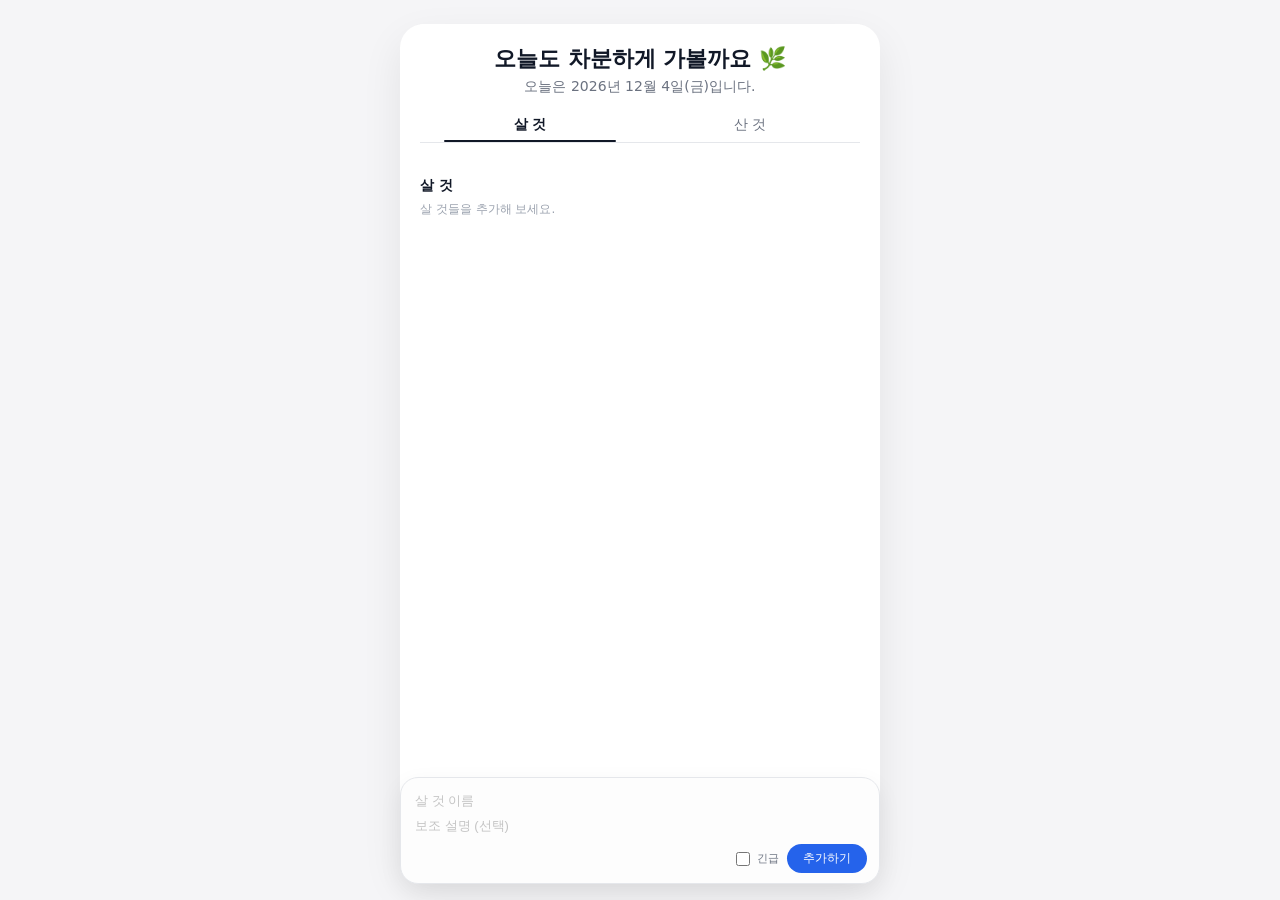
<file: shoppinglist2.html>
<!DOCTYPE html>
<html lang="ko">
<head>
  <meta charset="UTF-8" />
  <title>살 것 / 산 것 리스트</title>
  <meta name="viewport" content="width=device-width, initial-scale=1.0" />
  <style>
    * { box-sizing: border-box; }

    body {
      margin: 0;
      padding: 24px 16px;
      font-family: system-ui, -apple-system, BlinkMacSystemFont, "Segoe UI", sans-serif;
      background: #f5f5f7;
      color: #111827;
      display: flex;
      justify-content: center;
      align-items: flex-start;
      height: 100vh;
      overflow: hidden;
    }

    .app {
      max-width: 480px;
      width: 100%;
      background: #fff;
      border-radius: 24px;
      box-shadow: 0 16px 40px rgba(0,0,0,0.08);
      display: flex;
      flex-direction: column;
      overflow: hidden;
      position: relative;
      height: 100%;
    }

    .content {
      flex: 1;
      overflow-y: auto;
      padding: 0 20px 16px;
      padding-bottom: 140px; /* 하단 입력바 여유 */
    }

    /* 상단 인사/탭 영역 */
    .header {
      position: sticky;
      top: 0;
      z-index: 5;
      padding: 20px 0 8px;
      background: #fff;
    }
    .title-main {
      font-size: 22px;
      font-weight: 600;
      text-align: center;
      margin-bottom: 4px;
    }
    .date-text {
      font-size: 14px;
      color: #6b7280;
      text-align: center;
      margin-bottom: 12px;
    }

    .tabs {
      display: flex;
      border-bottom: 1px solid #e5e7eb;
      margin-bottom: 10px;
    }
    .tab {
      flex: 1;
      text-align: center;
      padding: 8px 0;
      font-size: 14px;
      cursor: pointer;
      color: #6b7280;
      position: relative;
    }
    .tab-active {
      color: #111827;
      font-weight: 600;
    }
    .tab-active::after {
      content: "";
      position: absolute;
      left: 24px;
      right: 24px;
      bottom: 0;
      height: 2px;
      border-radius: 999px;
      background: #111827;
    }

    h2 {
      font-size: 14px;
      margin: 16px 0 6px;
    }
    .section-label {
      font-weight: 700;
    }

    .section-subtext {
      font-size: 12px;
      color: #9ca3af;
      margin-bottom: 6px;
    }

    .card {
      display: flex;
      align-items: center;
      padding: 10px 12px;
      border-radius: 18px;
      background: #f9fafb;
      margin-bottom: 8px;
      border: 1px solid #e5e7eb;
    }

    .check-btn {
      width: 26px;
      height: 26px;
      border-radius: 50%;
      border: 2px solid #d1d5db;
      background: #f9fafb;
      display: inline-flex;
      align-items: center;
      justify-content: center;
      margin-right: 10px;
      cursor: pointer;
    }
    .check-icon {
      font-size: 14px;
    }

    .item-main {
      flex: 1;
      min-width: 0;
    }
    .item-title {
      font-size: 14px;
      font-weight: 600;
      margin-bottom: 2px;
      white-space: nowrap;
      overflow: hidden;
      text-overflow: ellipsis;
    }
    .item-desc {
      font-size: 12px;
      color: #6b7280;
      white-space: nowrap;
      overflow: hidden;
      text-overflow: ellipsis;
    }

    .badge-urgent {
      font-size: 11px;
      color: #ef4444;
      border: 1px solid #fecaca;
      padding: 2px 6px;
      border-radius: 999px;
      margin-left: 6px;
    }

    .item-right {
      font-size: 11px;
      color: #6b7280;
      margin-left: 8px;
      white-space: nowrap;
      text-align: right;
    }

    .delete-btn {
      border: none;
      background: transparent;
      color: #9ca3af;
      cursor: pointer;
      font-size: 16px;
      margin-left: 4px;
    }

    .empty-text {
      font-size: 12px;
      color: #9ca3af;
      margin-bottom: 6px;
    }

    /* 산 것 - 월/날짜/합계 UI */
    .month-header {
      display: flex;
      align-items: center;
      justify-content: center;
      gap: 12px;
      margin: 4px 0 10px;
      font-size: 13px;
      color: #4b5563;
    }
    .month-arrow {
      cursor: pointer;
      user-select: none;
      padding: 4px 6px;
      border-radius: 999px;
      border: 1px solid #e5e7eb;
      font-size: 11px;
      background: #f9fafb;
    }

    .date-group {
      margin-bottom: 14px;
    }
    .date-header {
      display: flex;
      justify-content: space-between;
      align-items: baseline;
      font-size: 13px;
      margin-bottom: 4px;
    }
    .date-title {
      font-weight: 700;
    }
    .date-total {
      font-weight: 700;
      color: #2563eb;
    }

    .buy-row {
      display: flex;
      justify-content: space-between;
      align-items: baseline;
      padding: 4px 2px;
      font-size: 12px;
    }
    .buy-left {
      max-width: 70%;
    }
    .buy-store {
      color: #6b7280;
    }
    .buy-item {
      font-weight: 500;
    }
    .buy-price {
      font-weight: 600;
    }

    /* 하단 입력 바 – 살 것 탭에서만 표시 */
    .add-card {
      position: fixed;
      left: 50%;
      bottom: 16px;
      transform: translateX(-50%);
      width: calc(100% - 32px);
      max-width: 480px;
      z-index: 10;
      border: none;
      background: transparent;
      display: none;
    }
    .add-inner {
      padding: 12px 12px 10px;
      border-radius: 18px;
      background: #fdfdfd;
      border: 1px solid #e5e7eb;
      box-shadow: 0 8px 24px rgba(0,0,0,0.06);
    }
    .add-input {
      width: 100%;
      border: none;
      background: transparent;
      font-size: 13px;
      margin-bottom: 6px;
      outline: none;
    }
    .add-input::placeholder {
      color: #c4c4c4;
    }
    .add-row {
      display: flex;
      gap: 8px;
      align-items: center;
      justify-content: flex-end;
      margin-top: 4px;
    }
    .checkbox-inline {
      display: flex;
      align-items: center;
      gap: 4px;
      font-size: 11px;
      color: #6b7280;
    }
    .checkbox-inline input {
      width: 14px;
      height: 14px;
    }
    .btn-primary {
      border-radius: 999px;
      border: none;
      padding: 6px 16px;
      font-size: 12px;
      background: #2563eb;
      color: #fff;
      cursor: pointer;
      white-space: nowrap;
    }
    .btn-primary:active {
      transform: translateY(1px);
    }

    /* 구매정보 입력 모달 */
    .modal-backdrop {
      position: fixed;
      inset: 0;
      background: rgba(15, 23, 42, 0.35);
      display: none;
      align-items: center;
      justify-content: center;
      z-index: 20;
    }
    .modal {
      width: 320px;
      max-width: calc(100% - 40px);
      background: #fff;
      border-radius: 18px;
      padding: 18px 18px 14px;
      box-shadow: 0 20px 40px rgba(0,0,0,0.25);
    }
    .modal-title {
      font-size: 15px;
      font-weight: 600;
      margin-bottom: 10px;
    }
    .modal-label {
      font-size: 12px;
      margin-bottom: 3px;
    }
    .modal-input {
      width: 100%;
      border-radius: 12px;
      border: 1px solid #e5e7eb;
      padding: 7px 9px;
      font-size: 13px;
      margin-bottom: 10px;
      outline: none;
    }
    .modal-input::placeholder {
      color: #c4c4c4;
    }
    .modal-footer {
      display: flex;
      justify-content: flex-end;
      gap: 8px;
      margin-top: 6px;
    }
    .btn-secondary {
      border-radius: 999px;
      border: none;
      padding: 6px 14px;
      font-size: 12px;
      background: #e5e7eb;
      color: #374151;
      cursor: pointer;
    }
  </style>
</head>
<body>
  <div class="app">
    <div class="content">
      <div class="header">
        <div class="title-main" id="greetingText">Good Day 🍀</div>
        <div class="date-text" id="todayText"></div>
        <div class="tabs">
          <div id="tabTodo" class="tab tab-active">살 것</div>
          <div id="tabDone" class="tab">산 것</div>
        </div>
      </div>

      <!-- 살 것 탭 -->
      <div id="todoSection">
        <h2><span class="section-label">살 것</span></h2>
        <div id="todoSub" class="section-subtext" style="display:none;">
          살 것들을 추가해 보세요.
        </div>
        <div id="todoList"></div>
      </div>

      <!-- 산 것 탭 -->
      <div id="doneSection" style="display:none;">
        <h2><span class="section-label">산 것</span></h2>
        <div class="month-header">
          <button class="month-arrow" id="prevMonthBtn">◀</button>
          <div id="monthLabel">&lt; 10월 &gt;</div>
          <button class="month-arrow" id="nextMonthBtn">▶</button>
        </div>
        <div id="doneEmpty" class="section-subtext" style="display:none;">
          선택한 월에는 아직 구매 기록이 없습니다.
        </div>
        <div id="doneList"></div>
      </div>
    </div>
  </div>

  <!-- 하단 입력 바 (살 것 전용) -->
  <div class="add-card" id="addBar">
    <div class="add-inner">
      <input id="newTitle" class="add-input" type="text" placeholder="살 것 이름" />
      <input id="newDesc" class="add-input" type="text" placeholder="보조 설명 (선택)" />
      <div class="add-row">
        <label class="checkbox-inline">
          <input type="checkbox" id="newUrgent" />
          <span>긴급</span>
        </label>
        <button class="btn-primary" id="addBtn">추가하기</button>
      </div>
    </div>
  </div>

  <!-- 구매 정보 입력 모달 -->
  <div class="modal-backdrop" id="purchaseModalBackdrop">
    <div class="modal">
      <div class="modal-title">구매 정보를 입력하세요</div>
      <div class="modal-label">금액</div>
      <input id="purchasePrice" class="modal-input" type="number" min="0" placeholder="숫자 입력 (원)" />
      <div class="modal-label">구매처</div>
      <input id="purchaseStore" class="modal-input" type="text" placeholder="마트, 온라인몰 등" />
      <div class="modal-footer">
        <button class="btn-secondary" id="cancelPurchaseBtn">취소</button>
        <button class="btn-primary" id="confirmPurchaseBtn">확인</button>
      </div>
    </div>
  </div>

  <script>
    const STORAGE_KEY = "shopping_app_v1";

    const GREETINGS = [
      "Good Day 🍀",
      "오늘도 차분하게 가볼까요 🌿",
      "조용하지만 좋은 날이에요 ☕",
      "마음이 편안한 하루 되길 🌙",
      "오늘은 나를 위해 쓰는 날 ✨",
      "작게 시작해도 괜찮은 날 🌱",
      "숨 고르고 천천히 가요 🍃",
      "오늘도 여기까지 온 나, 최고 👍",
      "가볍게, 하지만 진심으로 💫",
      "오늘의 나에게 부드럽게 대하기 🫧"
    ];

    function getDailyGreeting() {
      const todayKey = new Date().toISOString().slice(0, 10);
      let sum = 0;
      for (const ch of todayKey) sum += ch.charCodeAt(0);
      return GREETINGS[sum % GREETINGS.length];
    }

    function formatTodayKorean() {
      const now = new Date();
      const y = now.getFullYear();
      const m = now.getMonth() + 1;
      const d = now.getDate();
      const weekdayNames = ["일", "월", "화", "수", "목", "금", "토"];
      const w = weekdayNames[now.getDay()];
      return `오늘은 ${y}년 ${m}월 ${d}일(${w})입니다.`;
    }

    function formatDateLabel(dateStr) {
      const d = new Date(dateStr);
      const m = d.getMonth() + 1;
      const day = d.getDate();
      const weekday = ["일","월","화","수","목","금","토"][d.getDay()];
      return `${m}월 ${day}일(${weekday})`;
    }

    function formatMonthLabel(year, month) {
      return `&lt; ${year}년 ${month}월 &gt;`;
    }

    function formatPrice(num) {
      if (typeof num !== "number") return "";
      return num.toLocaleString("ko-KR") + "원";
    }

    function loadItems() {
      const raw = localStorage.getItem(STORAGE_KEY) || "[]";
      try {
        return JSON.parse(raw);
      } catch {
        return [];
      }
    }

    function saveItems(items) {
      localStorage.setItem(STORAGE_KEY, JSON.stringify(items));
    }

    function addItem(title, desc, urgent) {
      const items = loadItems();
      const id = "i-" + Date.now();
      items.push({
        id,
        title,
        desc,
        urgent,
        status: "todo", // "todo" | "done"
        createdAt: new Date().toISOString(),
        purchasedAt: null,
        price: null,
        store: null
      });
      saveItems(items);
      render();
    }

    function deleteItem(id) {
      let items = loadItems();
      items = items.filter(i => i.id !== id);
      saveItems(items);
      render();
    }

    function markAsBought(id, price, store) {
      const items = loadItems();
      const nowIso = new Date().toISOString();
      const updated = items.map(i =>
        i.id === id
          ? { ...i, status: "done", purchasedAt: nowIso, price, store }
          : i
      );
      saveItems(updated);
      render();
    }

    function groupByDate(items) {
      const map = {};
      items.forEach(item => {
        const key = item.purchasedAt.slice(0, 10);
        if (!map[key]) map[key] = [];
        map[key].push(item);
      });
      const entries = Object.entries(map).sort(
        (a, b) => new Date(b[0]) - new Date(a[0])
      );
      return entries;
    }

    // 상태
    let currentTab = "todo";
    const today = new Date();
    let currentYear = today.getFullYear();
    let currentMonth = today.getMonth() + 1;

    // 모달 상태
    let pendingPurchaseId = null;

    function setTab(tab) {
      currentTab = tab;
      const tabTodo = document.getElementById("tabTodo");
      const tabDone = document.getElementById("tabDone");
      const todoSection = document.getElementById("todoSection");
      const doneSection = document.getElementById("doneSection");
      const addBar = document.getElementById("addBar");

      if (tab === "todo") {
        tabTodo.classList.add("tab-active");
        tabDone.classList.remove("tab-active");
        todoSection.style.display = "block";
        doneSection.style.display = "none";
        addBar.style.display = "block";
      } else {
        tabTodo.classList.remove("tab-active");
        tabDone.classList.add("tab-active");
        todoSection.style.display = "none";
        doneSection.style.display = "block";
        addBar.style.display = "none";
      }
      render();
    }

    function openPurchaseModal(id) {
      pendingPurchaseId = id;
      document.getElementById("purchasePrice").value = "";
      document.getElementById("purchaseStore").value = "";
      const backdrop = document.getElementById("purchaseModalBackdrop");
      backdrop.style.display = "flex";
      document.getElementById("purchasePrice").focus();
    }

    function closePurchaseModal() {
      pendingPurchaseId = null;
      document.getElementById("purchaseModalBackdrop").style.display = "none";
    }

    function render() {
      const items = loadItems();

      // 살 것
      const todos = items.filter(i => i.status === "todo");
      const todoList = document.getElementById("todoList");
      const todoSub = document.getElementById("todoSub");

      if (todos.length === 0) {
        todoSub.style.display = "block";
        todoList.innerHTML = "";
      } else {
        todoSub.style.display = "none";
        todoList.innerHTML = todos.map(i => `
          <div class="card">
            <button class="check-btn" onclick="onTodoCheck('${i.id}')">
              <span class="check-icon">✓</span>
            </button>
            <div class="item-main">
              <div class="item-title">
                ${escapeHtml(i.title)}
                ${i.urgent ? '<span class="badge-urgent">긴급</span>' : ""}
              </div>
              ${i.desc ? `<div class="item-desc">${escapeHtml(i.desc)}</div>` : ""}
            </div>
            <button class="delete-btn" onclick="deleteItem('${i.id}')">×</button>
          </div>
        `).join("");
      }

      // 산 것
      const doneItemsAll = items.filter(i => i.status === "done" && i.purchasedAt);

      const monthLabel = document.getElementById("monthLabel");
      monthLabel.innerHTML = formatMonthLabel(currentYear, currentMonth);

      const doneList = document.getElementById("doneList");
      const doneEmpty = document.getElementById("doneEmpty");

      const monthItems = doneItemsAll.filter(i => {
        const d = new Date(i.purchasedAt);
        return d.getFullYear() === currentYear && d.getMonth() + 1 === currentMonth;
      });

      if (monthItems.length === 0) {
        doneEmpty.style.display = "block";
        doneList.innerHTML = "";
      } else {
        doneEmpty.style.display = "none";
        const grouped = groupByDate(monthItems);
        doneList.innerHTML = grouped.map(([dateKey, arr]) => {
          const total = arr.reduce((sum, item) => sum + (item.price || 0), 0);
          const rows = arr.map(item => `
            <div class="buy-row">
              <div class="buy-left">
                <div class="buy-store">${escapeHtml(item.store || "")}</div>
                <div class="buy-item">${escapeHtml(item.title)}</div>
              </div>
              <div class="buy-price">${formatPrice(item.price || 0)}</div>
            </div>
          `).join("");
          return `
            <div class="date-group">
              <div class="date-header">
                <div class="date-title">${formatDateLabel(dateKey)}</div>
                <div class="date-total">${formatPrice(total)}</div>
              </div>
              ${rows}
            </div>
          `;
        }).join("");
      }
    }

    function escapeHtml(str) {
      return String(str)
        .replace(/&/g, "&amp;")
        .replace(/</g, "&lt;")
        .replace(/>/g, "&gt;")
        .replace(/"/g, "&quot;")
        .replace(/'/g, "&#039;");
    }

    // 전역에서 쓰는 핸들러
    function onTodoCheck(id) {
      openPurchaseModal(id);
    }
    window.onTodoCheck = onTodoCheck;
    window.deleteItem = deleteItem;

    window.addEventListener("DOMContentLoaded", () => {
      document.getElementById("greetingText").textContent = getDailyGreeting();
      document.getElementById("todayText").textContent = formatTodayKorean();

      document.getElementById("tabTodo").addEventListener("click", () => setTab("todo"));
      document.getElementById("tabDone").addEventListener("click", () => setTab("done"));

      // 월 변경
      document.getElementById("prevMonthBtn").addEventListener("click", () => {
        currentMonth--;
        if (currentMonth === 0) {
          currentMonth = 12;
          currentYear--;
        }
        render();
      });
      document.getElementById("nextMonthBtn").addEventListener("click", () => {
        currentMonth++;
        if (currentMonth === 13) {
          currentMonth = 1;
          currentYear++;
        }
        render();
      });

      // 추가하기
      const titleEl = document.getElementById("newTitle");
      const descEl = document.getElementById("newDesc");
      const urgentEl = document.getElementById("newUrgent");

      document.getElementById("addBtn").addEventListener("click", () => {
        const title = titleEl.value.trim();
        const desc = descEl.value.trim();
        const urgent = urgentEl.checked;

        if (!title) {
          alert("살 것 이름을 입력해 주세요.");
          titleEl.focus();
          return;
        }

        addItem(title, desc, urgent);
        titleEl.value = "";
        descEl.value = "";
        urgentEl.checked = false;
      });

      titleEl.addEventListener("keydown", (e) => {
        if (e.key === "Enter") {
          e.preventDefault();
          document.getElementById("addBtn").click();
        }
      });

      // 모달
      document.getElementById("cancelPurchaseBtn").addEventListener("click", () => {
        closePurchaseModal();
      });

      document.getElementById("confirmPurchaseBtn").addEventListener("click", () => {
        if (!pendingPurchaseId) return;

        const priceInput = document.getElementById("purchasePrice");
        const storeInput = document.getElementById("purchaseStore");

        const priceValue = Number(priceInput.value);
        if (!priceInput.value || isNaN(priceValue) || priceValue < 0) {
          alert("금액을 올바르게 입력해 주세요.");
          priceInput.focus();
          return;
        }

        const store = storeInput.value.trim() || "기타";
        markAsBought(pendingPurchaseId, priceValue, store);
        closePurchaseModal();
      });

      document.getElementById("purchaseModalBackdrop").addEventListener("click", (e) => {
        if (e.target.id === "purchaseModalBackdrop") {
          closePurchaseModal();
        }
      });

      // 초기 탭
      setTab("todo");
    });
  </script>
</body>
</html>
</file>
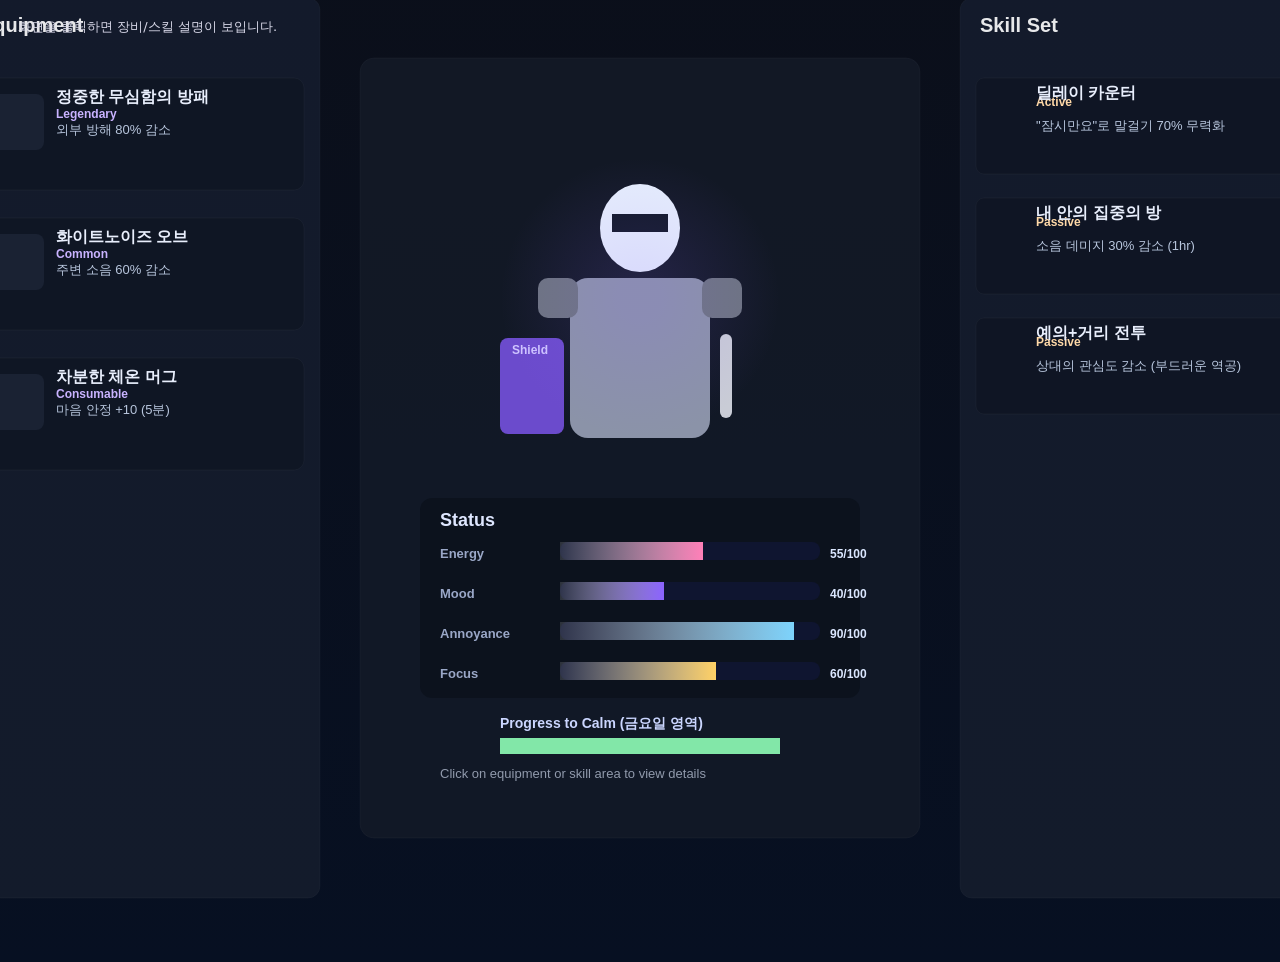
<file: status.html>
<!doctype html>
<html lang="ko">
<head>
  <meta charset="utf-8" />
  <meta name="viewport" content="width=device-width,initial-scale=1" />
  <title>용사 장비창 & 스킬셋 — UI 캔버스</title>
  <style>
    :root{--bg:#0f1226;--panel:#0f2338;--accent:#8b63ff;--muted:#bfc9d9;--card:#15182b}
    html,body{height:100%;margin:0;font-family:Inter, system-ui, Arial;background:linear-gradient(180deg,#0b0d18 0%, #111428 100%);color:var(--muted)}
    .wrap{width:100%;height:100vh;display:flex;align-items:center;justify-content:center}
    canvas{box-shadow:0 10px 40px rgba(0,0,0,.6);border-radius:8px;background:#0b1222}
    .info{position:fixed;right:18px;top:18px;color:#cfd8ff;font-size:13px;opacity:.9}
    .hint{position:fixed;left:18px;top:18px;color:#d8d8e8;font-size:13px}
  </style>
</head>
<body>
  <div class="wrap">
    <canvas id="uiCanvas" width="1440" height="1024" role="img" aria-label="게임 UI 스탯 화면"></canvas>
  </div>
  <div class="hint">화면을 클릭하면 장비/스킬 설명이 보입니다.</div>
  <script>
    const canvas = document.getElementById('uiCanvas');
    const ctx = canvas.getContext('2d');

    // Game data (current user-provided state)
    const state = {
      energy: 55,
      energyMax: 100,
      mood: 40,
      annoyance: 10,
      focus: 60,
      serenity: 65, // aggregate '여유' stat
      progress: 100, // percent
      equipment: [
        {name:'정중한 무심함의 방패', rarity:'Legendary', desc:'외부 방해 80% 감소'},
        {name:'화이트노이즈 오브', rarity:'Common', desc:'주변 소음 60% 감소'},
        {name:'차분한 체온 머그', rarity:'Consumable', desc:'마음 안정 +10 (5분)'}
      ],
      skills: [
        {name:'딜레이 카운터', type:'Active', desc:'"잠시만요"로 말걸기 70% 무력화'},
        {name:'내 안의 집중의 방', type:'Passive', desc:'소음 데미지 30% 감소 (1hr)'},
        {name:'예의+거리 전투', type:'Passive', desc:'상대의 관심도 감소 (부드러운 역공)'}
      ]
    }

    // helper draws
    function roundRect(x,y,w,h,r,fill,stroke){
      ctx.beginPath();ctx.moveTo(x+r,y);ctx.arcTo(x+w,y,x+w,y+h,r);ctx.arcTo(x+w,y+h,x,y+h,r);ctx.arcTo(x,y+h,x,y,r);ctx.arcTo(x,y,x+w,y,r);ctx.closePath();
      if(fill){ctx.fillStyle=fill;ctx.fill();}
      if(stroke){ctx.strokeStyle=stroke;ctx.stroke();}
    }

    function drawUI(){
      // background gradient
      const g=ctx.createLinearGradient(0,0,0,canvas.height);
      g.addColorStop(0,'#0b0f1a'); g.addColorStop(1,'#071022');
      ctx.fillStyle=g; ctx.fillRect(0,0,canvas.width,canvas.height);

      // Left panel - Equipment
      roundRect(40,60,360,900,12,'rgba(20,28,45,0.9)','rgba(255,255,255,0.03)');
      ctx.fillStyle='rgba(255,255,255,0.9)'; ctx.font='600 20px sans-serif'; ctx.fillText('Equipment',60,94);
      ctx.font='14px sans-serif'; ctx.fillStyle='rgba(200,210,230,0.9)';
      for(let i=0;i<state.equipment.length;i++){
        const y=140 + i*140;
        roundRect(56,y,328,112,10,'rgba(14,20,34,0.7)','rgba(255,255,255,0.03)');
        // icon
        roundRect(68,y+16,56,56,8,'#1a2233');
        ctx.fillStyle='#c9b3ff'; ctx.font='700 12px sans-serif'; ctx.fillText(state.equipment[i].rarity,136,y+40);
        ctx.fillStyle='#e8eefc'; ctx.font='600 16px sans-serif'; ctx.fillText(state.equipment[i].name,136,y+24);
        ctx.fillStyle='#b8c6dd'; ctx.font='13px sans-serif'; ctx.fillText(state.equipment[i].desc,136,y+56);
      }

      // Right panel - Skills
      roundRect(1040,60,360,900,12,'rgba(20,28,45,0.9)','rgba(255,255,255,0.03)');
      ctx.fillStyle='rgba(255,255,255,0.9)'; ctx.font='600 20px sans-serif'; ctx.fillText('Skill Set',1060,94);
      ctx.font='14px sans-serif'; ctx.fillStyle='rgba(200,210,230,0.9)';
      for(let i=0;i<state.skills.length;i++){
        const y=140 + i*120;
        roundRect(1056,y,328,96,8,'rgba(14,20,34,0.72)','rgba(255,255,255,0.03)');
        ctx.fillStyle='#ffd9a8'; ctx.font='700 12px sans-serif'; ctx.fillText(state.skills[i].type,1116,y+28);
        ctx.fillStyle='#e8eefc'; ctx.font='600 16px sans-serif'; ctx.fillText(state.skills[i].name,1116,y+20);
        ctx.fillStyle='#b8c6dd'; ctx.font='13px sans-serif'; ctx.fillText(state.skills[i].desc,1116,y+52);
      }

      // Center character box
      roundRect(440,120,560,780,14,'rgba(18,25,38,0.95)','rgba(255,255,255,0.03)');
      // draw avatar (stylized armor)
      drawAvatar(720,360);

      // Stats card below avatar
      roundRect(500,560,440,200,12,'rgba(10,16,26,0.7)');
      ctx.fillStyle='#dfe7ff'; ctx.font='700 18px sans-serif'; ctx.fillText('Status',520,588);
      // stat bars
      drawStatBar(520,610,'Energy',state.energy,state.energyMax,'#ff7fb8');
      drawStatBar(520,650,'Mood',state.mood,100,'#8b63ff');
      drawStatBar(520,690,'Annoyance',100-state.annoyance,100,'#7dd3fc');
      drawStatBar(520,730,'Focus',state.focus,100,'#ffd166');

      // bottom center - progress
      ctx.fillStyle='#cbd6ff'; ctx.font='600 14px sans-serif'; ctx.fillText('Progress to Calm (금요일 영역)',580,790);
      roundRect(580,800,280,16,8,'#132032');
      ctx.fillStyle='#82e7a8'; ctx.fillRect(580,800,(state.progress/100)*280,16);

      // footer hint
      ctx.fillStyle='rgba(200,210,230,0.7)'; ctx.font='13px sans-serif'; ctx.fillText('Click on equipment or skill area to view details',520,840);
    }

    function drawStatBar(x,y,label,val,max,color){
      ctx.fillStyle='#9aa7c7'; ctx.font='600 13px sans-serif'; ctx.fillText(label, x, y+10);
      // bar background
      roundRect(x+120,y-6,260,18,8,'#0f1530');
      // bar fill
      const w = Math.max(0, Math.min(1, val/max))*260;
      const grad = ctx.createLinearGradient(x+120,y,x+120+w,y);
      grad.addColorStop(0,'#ffffff22'); grad.addColorStop(1,color);
      ctx.fillStyle=grad; ctx.fillRect(x+120,y-6,w,18);
      ctx.fillStyle='#dbe7ff'; ctx.font='600 12px sans-serif'; ctx.fillText(Math.round(val)+"/"+max, x+390, y+10);
    }

    function drawAvatar(cx,cy){
      // simple stylized armored figure
      // head
      ctx.fillStyle='#e6eefc'; ctx.beginPath(); ctx.ellipse(cx,cy-70,40,44,0,0,Math.PI*2); ctx.fill();
      // helmet visor
      ctx.fillStyle='#111827'; ctx.fillRect(cx-28,cy-84,56,18);
      // body armor
      ctx.fillStyle='#8b93a8'; roundRect(cx-70,cy-20,140,160,18,'#8b93a8');
      // pauldrons
      ctx.fillStyle='#6d7480'; roundRect(cx-102,cy-20,40,40,10,'#6d7480'); roundRect(cx+62,cy-20,40,40,10,'#6d7480');
      // shield (left)
      roundRect(cx-140,cy+40,64,96,8,'#6b4bcc');
      ctx.fillStyle='#cfc5ff'; ctx.font='600 12px sans-serif'; ctx.fillText('Shield',cx-128,cy+56);
      // sword (right)
      ctx.fillStyle='#c9ccd6'; roundRect(cx+80,cy+36,12,84,6,'#c9ccd6');
      // glow aura
      const g=ctx.createRadialGradient(cx,cy,20,cx,cy,140);
      g.addColorStop(0,'rgba(139,99,255,0.14)'); g.addColorStop(1,'rgba(139,99,255,0)');
      ctx.fillStyle=g; ctx.fillRect(cx-140,cy-140,280,280);
    }

    drawUI();

    // interactivity: clicking on left/right areas shows alert with details (simple)
    canvas.addEventListener('click', (e)=>{
      const r = canvas.getBoundingClientRect();
      const x = (e.clientX - r.left)*(canvas.width/r.width);
      const y = (e.clientY - r.top)*(canvas.height/r.height);

      // equipment area
      if(x>56 && x<384 && y>140 && y<500){
        const idx = Math.floor((y-140)/140);
        const item = state.equipment[idx];
        if(item) showPopup(item.name+' — '+item.desc+' ('+item.rarity+')');
      }
      // skills area
      if(x>1056 && x<1384 && y>140 && y<420){
        const idx = Math.floor((y-140)/120);
        const sk = state.skills[idx];
        if(sk) showPopup(sk.name+' — '+sk.desc+' ('+sk.type+')');
      }
    });

    function showPopup(text){
      // transient tooltip
      ctx.save();
      roundRect(520,880,400,72,10,'rgba(10,16,28,0.95)');
      ctx.fillStyle='#e6eeff'; ctx.font='600 14px sans-serif'; ctx.fillText(text,540,920);
      ctx.restore();
      setTimeout(()=>{ drawUI(); },2200);
    }

  </script>
</body>
</html>
</file>
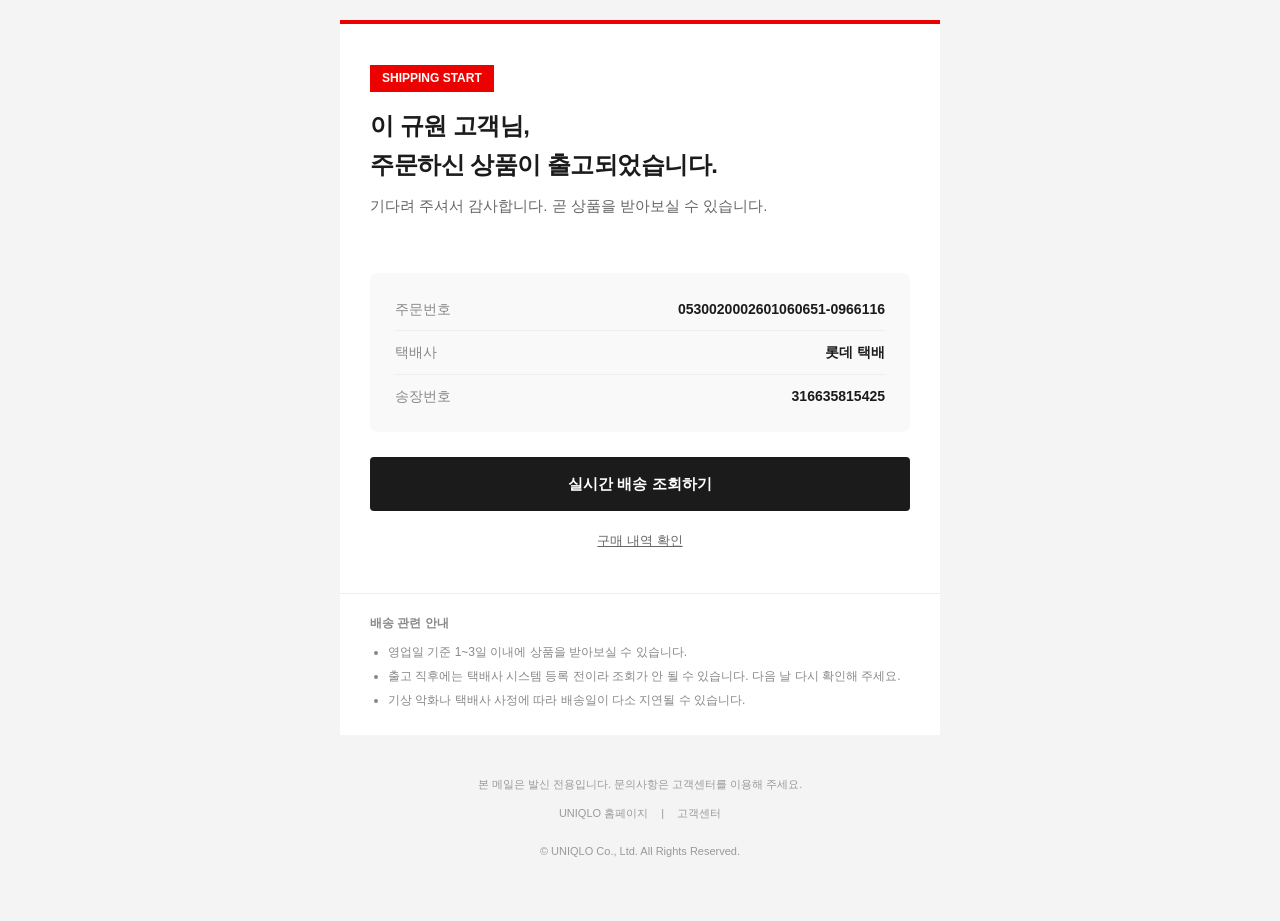
<file: uniqlo.html>
<!DOCTYPE html>
<html lang="ko">
<head>
    <meta charset="UTF-8">
    <meta name="viewport" content="width=device-width, initial-scale=1.0">
    <title>UNIQLO 배송 안내</title>
    <style>
        body { font-family: 'Apple SD Gothic Neo', 'Malgun Gothic', sans-serif; line-height: 1.6; color: #1b1b1b; margin: 0; padding: 0; background-color: #f4f4f4; }
        .container { max-width: 600px; margin: 20px auto; background: #ffffff; border-top: 4px solid #ed0000; }
        .header { padding: 40px 30px; text-align: left; }
        .header h1 { font-size: 24px; font-weight: 700; margin: 0; letter-spacing: -0.5px; }
        .status-badge { display: inline-block; background: #ed0000; color: #fff; padding: 4px 12px; font-size: 12px; font-weight: bold; margin-bottom: 15px; }
        
        .content { padding: 0 30px 40px; }
        .order-card { background: #f9f9f9; padding: 25px; border-radius: 8px; margin-bottom: 25px; }
        .order-row { display: flex; justify-content: space-between; margin-bottom: 10px; border-bottom: 1px solid #eee; padding-bottom: 10px; }
        .order-row:last-child { border-bottom: none; margin-bottom: 0; padding-bottom: 0; }
        .label { color: #888; font-size: 14px; width: 80px; }
        .value { font-weight: 600; font-size: 14px; text-align: right; word-break: break-all; }

        .btn-group { text-align: center; margin-top: 10px; }
        .btn { display: block; background: #1b1b1b; color: #fff; text-decoration: none; padding: 15px; font-weight: bold; font-size: 15px; border-radius: 4px; margin-bottom: 10px; }
        .btn-sub { display: inline-block; color: #666; text-decoration: underline; font-size: 13px; margin-top: 10px; }

        .notice { font-size: 12px; color: #888; padding: 20px 30px; border-top: 1px solid #eee; }
        .notice ul { padding-left: 18px; margin: 10px 0 0; }
        .notice li { margin-bottom: 5px; }

        .footer { padding: 30px; background: #f4f4f4; text-align: center; font-size: 11px; color: #999; }
        .footer a { color: #999; text-decoration: none; margin: 0 10px; }
    </style>
</head>
<body>
    <div class="container">
        <div class="header">
            <div class="status-badge">SHIPPING START</div>
            <h1>이 규원 고객님,<br>주문하신 상품이 출고되었습니다.</h1>
            <p style="color: #666; font-size: 15px; margin-top: 10px;">기다려 주셔서 감사합니다. 곧 상품을 받아보실 수 있습니다.</p>
        </div>

        <div class="content">
            <div class="order-card">
                <div class="order-row">
                    <span class="label">주문번호</span>
                    <span class="value">0530020002601060651-0966116</span>
                </div>
                <div class="order-row">
                    <span class="label">택배사</span>
                    <span class="value">롯데 택배</span>
                </div>
                <div class="order-row">
                    <span class="label">송장번호</span>
                    <span class="value">316635815425</span>
                </div>
            </div>

            <div class="btn-group">
                <a href="https://www.lotteglogis.com/mobile/reservation/tracking/linkView?InvNo=316635815425" class="btn">실시간 배송 조회하기</a>
                <a href="https://www.uniqlo.com/kr/ko/member/orders/online-store" class="btn-sub">구매 내역 확인</a>
            </div>
        </div>

        <div class="notice">
            <strong>배송 관련 안내</strong>
            <ul>
                <li>영업일 기준 1~3일 이내에 상품을 받아보실 수 있습니다.</li>
                <li>출고 직후에는 택배사 시스템 등록 전이라 조회가 안 될 수 있습니다. 다음 날 다시 확인해 주세요.</li>
                <li>기상 악화나 택배사 사정에 따라 배송일이 다소 지연될 수 있습니다.</li>
            </ul>
        </div>

        <div class="footer">
            <p>본 메일은 발신 전용입니다. 문의사항은 고객센터를 이용해 주세요.</p>
            <div style="margin-top: 10px;">
                <a href="https://www.uniqlo.com/kr/ko/">UNIQLO 홈페이지</a> | 
                <a href="https://faq-kr.uniqlo.com/">고객센터</a>
            </div>
            <p style="margin-top: 20px;">&copy; UNIQLO Co., Ltd. All Rights Reserved.</p>
        </div>
    </div>
</body>
</html>
</file>
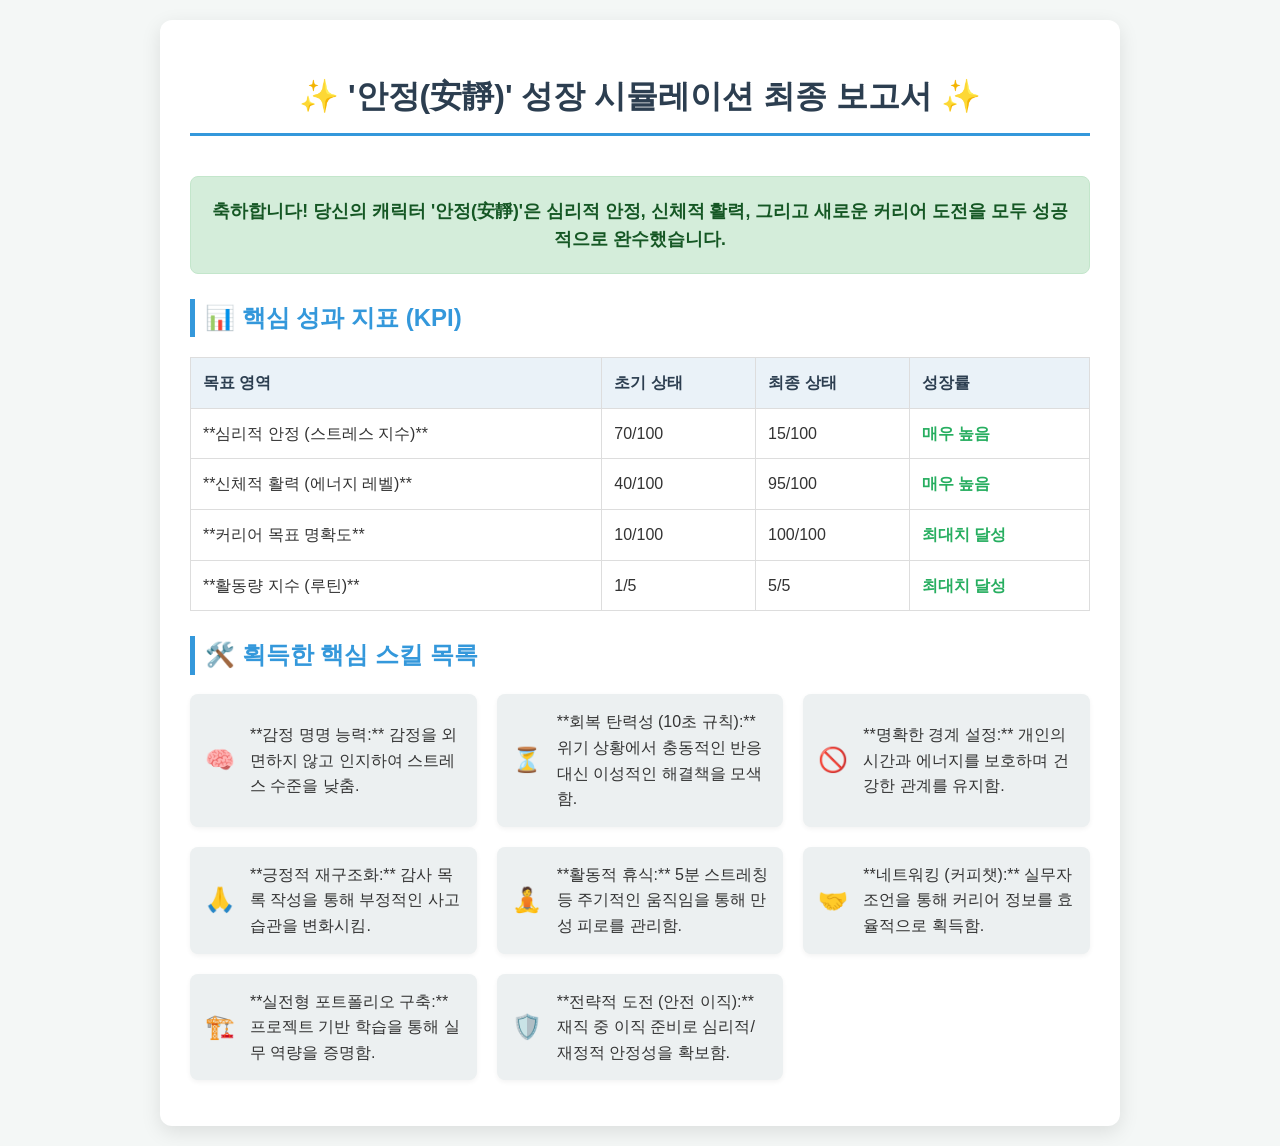
<file: 리포트.html>
<!DOCTYPE html>
<html lang="ko">
<head>
    <meta charset="UTF-8">
    <meta name="viewport" content="width=device-width, initial-scale=1.0">
    <title>심리적 안정 및 커리어 성장 게임 결과 보고서</title>
    <style>
        body {
            font-family: 'Segoe UI', Tahoma, Geneva, Verdana, sans-serif;
            line-height: 1.6;
            margin: 20px;
            background-color: #f4f7f6;
            color: #333;
        }
        .container {
            max-width: 900px;
            margin: auto;
            background: #ffffff;
            padding: 30px;
            border-radius: 12px;
            box-shadow: 0 6px 20px rgba(0, 0, 0, 0.1);
        }
        h1 {
            color: #2c3e50;
            text-align: center;
            border-bottom: 3px solid #3498db;
            padding-bottom: 10px;
            margin-bottom: 30px;
        }
        h2 {
            color: #3498db;
            margin-top: 25px;
            padding-left: 10px;
            border-left: 5px solid #3498db;
        }
        .stats-table {
            width: 100%;
            border-collapse: collapse;
            margin-bottom: 25px;
        }
        .stats-table th, .stats-table td {
            border: 1px solid #ddd;
            padding: 12px;
            text-align: left;
        }
        .stats-table th {
            background-color: #eaf2f8;
            color: #2c3e50;
        }
        .stats-table td:last-child {
            font-weight: bold;
            color: #27ae60; /* 최종 성과 강조 */
        }
        .skills-list {
            list-style: none;
            padding: 0;
            display: grid;
            grid-template-columns: repeat(auto-fit, minmax(250px, 1fr));
            gap: 20px;
        }
        .skill-item {
            background: #ecf0f1;
            padding: 15px;
            border-radius: 8px;
            box-shadow: 0 2px 5px rgba(0, 0, 0, 0.05);
            display: flex;
            align-items: center;
        }
        .skill-icon {
            font-size: 24px;
            margin-right: 15px;
            color: #e67e22; /* 아이콘 색상 */
        }
        .final-message {
            text-align: center;
            margin-top: 40px;
            padding: 20px;
            background-color: #d4edda;
            color: #155724;
            border: 1px solid #c3e6cb;
            border-radius: 8px;
            font-size: 1.1em;
            font-weight: bold;
        }
    </style>
</head>
<body>
    <div class="container">
        <h1>✨ '안정(安靜)' 성장 시뮬레이션 최종 보고서 ✨</h1>

        <p class="final-message">
            축하합니다! 당신의 캐릭터 '안정(安靜)'은 심리적 안정, 신체적 활력, 그리고 새로운 커리어 도전을 모두 성공적으로 완수했습니다.
        </p>

        <h2>📊 핵심 성과 지표 (KPI)</h2>
        <table class="stats-table">
            <thead>
                <tr>
                    <th>목표 영역</th>
                    <th>초기 상태</th>
                    <th>최종 상태</th>
                    <th>성장률</th>
                </tr>
            </thead>
            <tbody>
                <tr>
                    <td>**심리적 안정 (스트레스 지수)**</td>
                    <td>70/100</td>
                    <td>15/100</td>
                    <td>매우 높음</td>
                </tr>
                <tr>
                    <td>**신체적 활력 (에너지 레벨)**</td>
                    <td>40/100</td>
                    <td>95/100</td>
                    <td>매우 높음</td>
                </tr>
                <tr>
                    <td>**커리어 목표 명확도**</td>
                    <td>10/100</td>
                    <td>100/100</td>
                    <td>최대치 달성</td>
                </tr>
                <tr>
                    <td>**활동량 지수 (루틴)**</td>
                    <td>1/5</td>
                    <td>5/5</td>
                    <td>최대치 달성</td>
                </tr>
            </tbody>
        </table>

        <h2>🛠️ 획득한 핵심 스킬 목록</h2>
        <ul class="skills-list">
            <li class="skill-item">
                <span class="skill-icon">🧠</span>
                <div>**감정 명명 능력:** 감정을 외면하지 않고 인지하여 스트레스 수준을 낮춤.</div>
            </li>
            <li class="skill-item">
                <span class="skill-icon">⏳</span>
                <div>**회복 탄력성 (10초 규칙):** 위기 상황에서 충동적인 반응 대신 이성적인 해결책을 모색함.</div>
            </li>
            <li class="skill-item">
                <span class="skill-icon">🚫</span>
                <div>**명확한 경계 설정:** 개인의 시간과 에너지를 보호하며 건강한 관계를 유지함.</div>
            </li>
            <li class="skill-item">
                <span class="skill-icon">🙏</span>
                <div>**긍정적 재구조화:** 감사 목록 작성을 통해 부정적인 사고 습관을 변화시킴.</div>
            </li>
            <li class="skill-item">
                <span class="skill-icon">🧘</span>
                <div>**활동적 휴식:** 5분 스트레칭 등 주기적인 움직임을 통해 만성 피로를 관리함.</div>
            </li>
            <li class="skill-item">
                <span class="skill-icon">🤝</span>
                <div>**네트워킹 (커피챗):** 실무자 조언을 통해 커리어 정보를 효율적으로 획득함.</div>
            </li>
            <li class="skill-item">
                <span class="skill-icon">🏗️</span>
                <div>**실전형 포트폴리오 구축:** 프로젝트 기반 학습을 통해 실무 역량을 증명함.</div>
            </li>
            <li class="skill-item">
                <span class="skill-icon">🛡️</span>
                <div>**전략적 도전 (안전 이직):** 재직 중 이직 준비로 심리적/재정적 안정성을 확보함.</div>
            </li>
        </ul>
    </div>
</body>
</html>
</file>
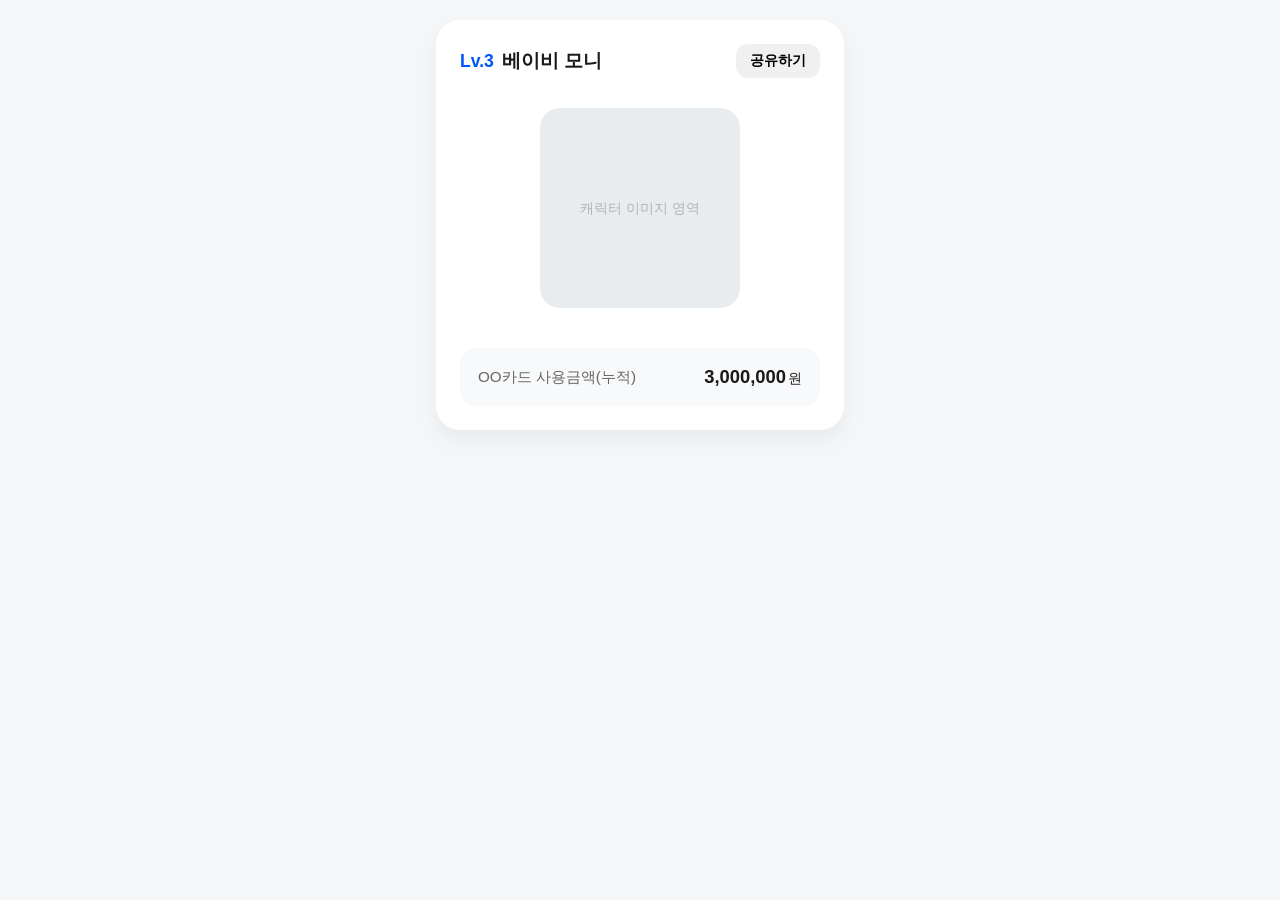
<file: 캐릭터.html>
<!DOCTYPE html>
<html lang="ko">
<head>
    <meta charset="UTF-8">
    <meta name="viewport" content="width=device-width, initial-scale=1.0">
    <title>카드 사용 현황</title>
    <style>
        :root {
            --primary-blue: #0055fb;
            --bg-gray: #f4f6f8;
            --text-dark: #1a1a1a;
            --card-white: #ffffff;
        }

        body {
            margin: 0;
            padding: 20px;
            font-family: -apple-system, BlinkMacSystemFont, "Segoe UI", Roboto, sans-serif;
            background-color: var(--bg-gray);
            color: var(--text-dark);
            display: flex;
            justify-content: center;
        }

        .card-container {
            width: 100%;
            max-width: 360px;
            background: var(--card-white);
            border-radius: 24px;
            padding: 24px;
            box-shadow: 0 10px 20px rgba(0,0,0,0.05);
        }

        /* 헤더: 레벨 및 공유하기 */
        .header {
            display: flex;
            justify-content: space-between;
            align-items: center;
            margin-bottom: 30px;
        }

        .level-info {
            display: flex;
            align-items: baseline;
            gap: 8px;
        }

        .level-badge {
            color: var(--primary-blue);
            font-weight: 800;
            font-size: 1.1rem;
        }

        .level-name {
            font-weight: 600;
            font-size: 1.2rem;
        }

        .share-btn {
            background: #f0f0f0;
            border: none;
            padding: 8px 14px;
            border-radius: 12px;
            font-size: 0.85rem;
            font-weight: 600;
            cursor: pointer;
        }

        /* 중앙 그래픽 영역 */
        .character-zone {
            width: 200px;
            height: 200px;
            background: #e9ecef;
            border-radius: 20px;
            margin: 0 auto 40px;
            display: flex;
            align-items: center;
            justify-content: center;
            /* 실제 캐릭터 이미지 삽입부 */
            font-size: 0.9rem;
            color: #adb5bd;
        }

        /* 하단 금액 정보 */
        .amount-card {
            background: #f8f9fa;
            border-radius: 16px;
            padding: 18px;
            display: flex;
            justify-content: space-between;
            align-items: center;
        }

        .label {
            font-size: 0.95rem;
            color: #666;
            font-weight: 500;
        }

        .amount {
            font-size: 1.15rem;
            font-weight: 700;
            color: var(--text-dark);
        }

        .unit {
            font-size: 0.9rem;
            font-weight: 500;
            margin-left: 2px;
        }
    </style>
</head>
<body>

<div class="card-container">
    <div class="header">
        <div class="level-info">
            <span class="level-badge">Lv.3</span>
            <span class="level-name">베이비 모니</span>
        </div>
        <button class="share-btn">공유하기</button>
    </div>

    <div class="character-zone">
        캐릭터 이미지 영역
    </div>

    <div class="amount-card">
        <span class="label">OO카드 사용금액(누적)</span>
        <div class="amount">
            3,000,000<span class="unit">원</span>
        </div>
    </div>
</div>

</body>
</html>
</file>
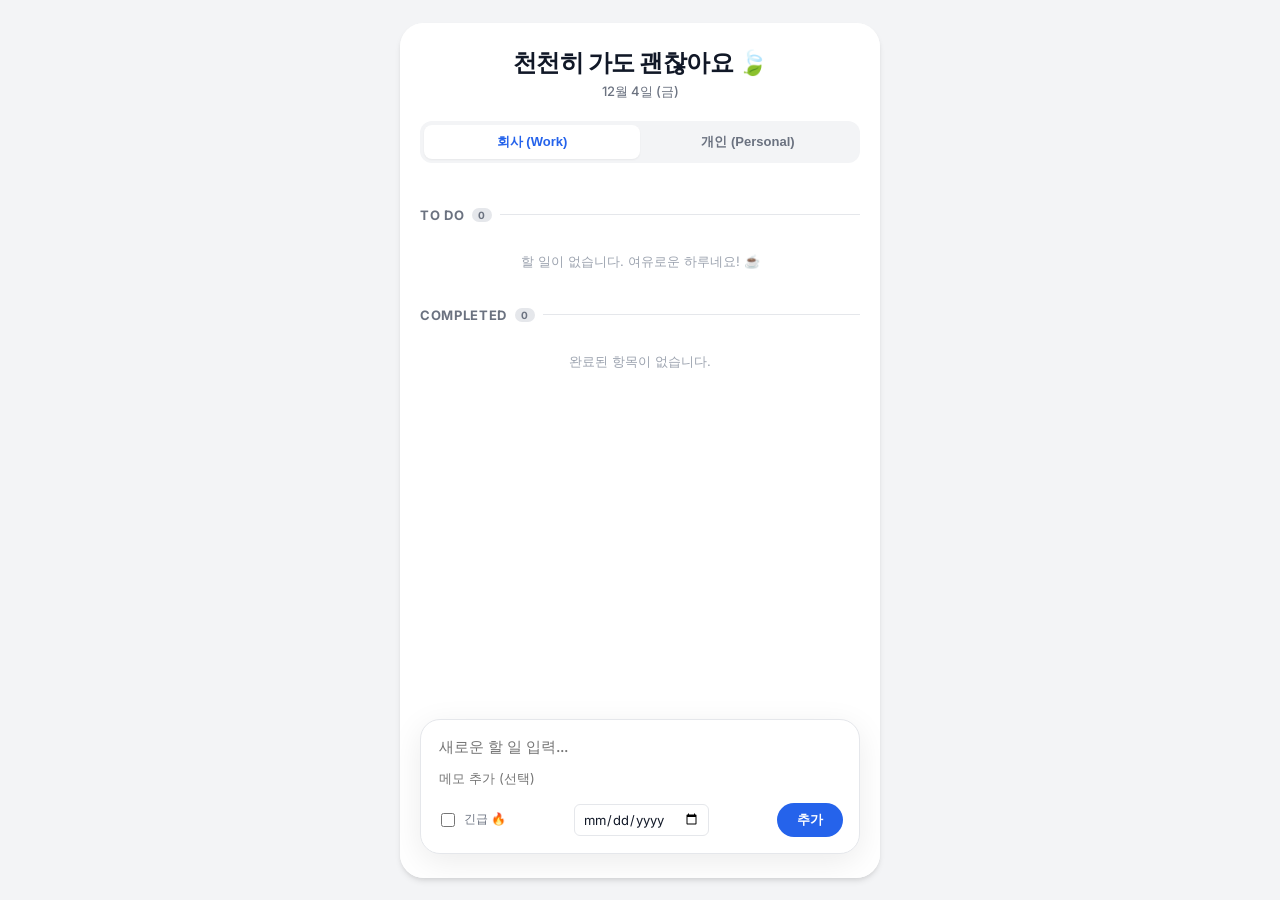
<file: todo/todolist.html>
<!DOCTYPE html>
<html lang="ko">

<head>
  <meta charset="UTF-8" />
  <meta name="viewport" content="width=device-width, initial-scale=1.0, maximum-scale=1.0, user-scalable=no" />
  <title>Daily Todo</title>
  <link rel="preconnect" href="https://fonts.googleapis.com">
  <link rel="preconnect" href="https://fonts.gstatic.com" crossorigin>
  <link href="https://fonts.googleapis.com/css2?family=Inter:wght@400;500;600;700&display=swap" rel="stylesheet">
  <link rel="stylesheet" href="style.css">
</head>

<body>

  <div class="app">
    <!-- Header Area -->
    <div class="header">
      <div class="header-top">
        <div class="title-main" id="greetingText">Good Day</div>
        <div class="date-text" id="todayText">...</div>
      </div>

      <!-- New Tabs -->
      <div class="tabs-container">
        <button class="tab-btn active" onclick="setTab('work')">회사 (Work)</button>
        <button class="tab-btn" onclick="setTab('personal')">개인 (Personal)</button>
      </div>
    </div>

    <!-- List Area -->
    <div class="content">
      <h2>To Do <span id="countTodo" class="section-count">0</span></h2>
      <div id="todoEmpty" class="section-subtext" style="display:none;">
        할 일이 없습니다. 여유로운 하루네요! ☕️
      </div>
      <div id="todoList"></div>

      <h2>Completed <span id="countDone" class="section-count">0</span></h2>
      <div id="doneEmpty" class="section-subtext" style="display:none;">
        완료된 항목이 없습니다.
      </div>
      <div id="doneList"></div>
    </div>

    <!-- Input Area -->
    <div class="input-bar-container">
      <div class="input-box">
        <input type="text" id="inpTitle" class="main-input" placeholder="새로운 할 일 입력..." />
        <input type="text" id="inpDesc" class="sub-input" placeholder="메모 추가 (선택)" />
        <div class="input-footer">
          <label class="checkbox-label">
            <input type="checkbox" id="inpUrgent" />
            <span>긴급 🔥</span>
          </label>
          <input type="date" id="inpDueDate" class="sub-input"
            style="width: auto; height: 32px; padding: 0 8px; border: 1px solid var(--border-color); border-radius: 6px;" />
          <button class="btn-add" id="btnAdd">추가</button>
        </div>
      </div>
    </div>
  </div>

  <script src="script.js"></script>
</body>

</html>
</file>
<file: style.css>
:root {
    --bg-color: #f3f4f6;
    --card-bg: #ffffff;
    --text-primary: #1f2937;
    --text-secondary: #6b7280;
    --border-color: #e5e7eb;

    /* Theme Colors */
    --annual-color: #f59e0b;
    --annual-bg: #fffbeb;
    --maternity-color: #ec4899;
    --maternity-bg: #fdf2f8;
    --parental-color: #3b82f6;
    --parental-bg: #eff6ff;
    --info-color: #10b981;
    --info-bg: #ecfdf5;

    --radius-md: 12px;
    --radius-lg: 20px;
    --shadow-sm: 0 1px 3px rgba(0, 0, 0, 0.1);
    --shadow-md: 0 4px 6px -1px rgba(0, 0, 0, 0.1), 0 2px 4px -1px rgba(0, 0, 0, 0.06);

    --font-family: 'Inter', 'Noto Sans KR', -apple-system, sans-serif;
}

* {
    margin: 0;
    padding: 0;
    box-sizing: border-box;
}

body {
    font-family: var(--font-family);
    background-color: var(--bg-color);
    color: var(--text-primary);
    min-height: 100vh;
    display: flex;
    align-items: center;
    justify-content: center;
    padding: 40px 24px;
}

.wrapper {
    width: 100%;
    max-width: 1100px;
    display: grid;
    grid-template-columns: 1fr 1.2fr;
    gap: 32px;
    /* align-items: stretch; is default */
}

@media (max-width: 900px) {
    .wrapper {
        grid-template-columns: 1fr;
        gap: 24px;
    }
}

@media (max-width: 600px) {
    body {
        padding: 10px;
        /* Minimal padding */
        display: block;
        /* Avoid flex centering issues */
    }

    .wrapper {
        gap: 16px;
        max-width: 100%;
    }

    .card,
    .timeline-card,
    .info-card {
        padding: 16px;
        border-radius: 16px;
        width: 100%;
    }

    /* Fix input overflow */
    .date-input-group {
        gap: 6px;
        padding: 10px;
    }

    .date-input-group input {
        min-width: 0;
        flex: 1;
        font-size: 0.85rem;
    }

    h2 {
        font-size: 1.5rem;
    }

    /* Stack dashboard items */
    .dashboard-grid {
        grid-template-columns: 1fr;
    }
}

header {
    text-align: left;
    margin-bottom: 10px;
    grid-column: 1 / -1;
}

h2 {
    font-size: 1.75rem;
    font-weight: 700;
    color: var(--text-primary);
    margin-bottom: 8px;
    letter-spacing: -0.025em;
}

.description {
    color: var(--text-secondary);
    font-size: 0.95rem;
}

/* --- LEFT PANEL --- */
.input-panel {
    display: flex;
    flex-direction: column;
    gap: 20px;
    height: 100%;
}

.card {
    background: var(--card-bg);
    border-radius: var(--radius-lg);
    padding: 24px;
    box-shadow: var(--shadow-sm);
    border: 1px solid rgba(255, 255, 255, 0.5);
    transition: all 0.3s ease;
    position: relative;
    overflow: hidden;
}

.card:hover {
    transform: translateY(-2px);
    box-shadow: var(--shadow-md);
}

.card::before {
    content: '';
    position: absolute;
    left: 0;
    top: 0;
    bottom: 0;
    width: 5px;
}

.card.annual::before {
    background-color: var(--annual-color);
}

.card.maternity::before {
    background-color: var(--maternity-color);
}

.card.parental::before {
    background-color: var(--parental-color);
}

.card-header {
    display: flex;
    align-items: center;
    justify-content: space-between;
    margin-bottom: 16px;
}

.badge {
    display: inline-flex;
    align-items: center;
    padding: 4px 12px;
    border-radius: 9999px;
    font-size: 0.825rem;
    font-weight: 600;
}

.card.annual .badge {
    background-color: var(--annual-bg);
    color: var(--annual-color);
}

.card.maternity .badge {
    background-color: var(--maternity-bg);
    color: var(--maternity-color);
}

.card.parental .badge {
    background-color: var(--parental-bg);
    color: var(--parental-color);
}

.date-input-group {
    display: flex;
    align-items: center;
    gap: 12px;
    background: #f9fafb;
    padding: 12px;
    border-radius: var(--radius-md);
    border: 1px solid var(--border-color);
    transition: border-color 0.2s;
}

.date-input-group:focus-within {
    border-color: #cbd5e1;
}

input[type="date"] {
    border: none;
    background: transparent;
    font-family: var(--font-family);
    font-size: 0.9rem;
    color: var(--text-primary);
    flex: 1;
    cursor: pointer;
    outline: none;
    text-align: center;
}

.separator {
    color: var(--text-secondary);
    font-weight: 500;
}

.result-area {
    margin-top: 16px;
    padding-top: 16px;
    border-top: 1px solid #f3f4f6;
    display: flex;
    justify-content: space-between;
    align-items: baseline;
}

.result-label {
    font-size: 0.9rem;
    color: var(--text-secondary);
    font-weight: 500;
}

.result-value {
    font-size: 1.1rem;
    font-weight: 700;
}

.hint-text {
    font-size: 0.8rem;
    color: #9ca3af;
    font-weight: 400;
    margin-left: 6px;
}


/* --- RIGHT PANEL --- */
.right-panel {
    display: flex;
    flex-direction: column;
    gap: 20px;
    height: 100%;
}

/* 1. Timeline (Compact) */
/* 1. Timeline (Flexible) */
.timeline-card {
    background: white;
    padding: 24px;
    border-radius: var(--radius-lg);
    box-shadow: var(--shadow-sm);
    /* Flexible height */
    flex: 1;
    min-height: 280px;
    display: flex;
    flex-direction: column;
}

.section-title {
    font-size: 1.1rem;
    font-weight: 700;
    margin-bottom: 16px;
    color: var(--text-primary);
    display: flex;
    align-items: center;
    justify-content: space-between;
}

.section-subtitle {
    font-size: 0.85rem;
    color: #999;
    font-weight: 400;
}

.timeline-container {
    flex: 1;
    position: relative;
    border-top: 1px solid var(--border-color);
    margin-top: 5px;
    overflow-x: auto;
    display: flex;
    flex-direction: column;
}

.timeline-header {
    display: flex;
    border-bottom: 1px solid #eee;
    height: 24px;
    align-items: center;
    font-size: 0.7rem;
    color: var(--text-secondary);
}

.month-col {
    flex: 1;
    text-align: center;
    border-right: 1px dashed #f3f4f6;
    height: 100%;
    min-width: 25px;
    position: relative;
}

.month-col:last-child {
    border-right: none;
}

.month-col span {
    display: block;
    margin-top: 6px;
}

.timeline-tracks {
    position: relative;
    flex: 1;
    padding-top: 15px;
    display: flex;
    flex-direction: column;
    gap: 18px;
    /* Compact gap */
}

.grid-lines {
    position: absolute;
    top: 0;
    left: 0;
    right: 0;
    bottom: 0;
    display: flex;
    pointer-events: none;
    z-index: 0;
}

.grid-line {
    flex: 1;
    border-right: 1px dashed #f8f9fa;
}

.timeline-bar-row {
    height: 34px;
    /* Increased to fit 30px bar */
    position: relative;
    z-index: 1;
    width: 100%;
}

.timeline-bar {
    position: absolute;
    height: 30px;
    border-radius: 6px;
    top: 2px;
    box-shadow: 0 1px 2px rgba(0, 0, 0, 0.1);
    display: flex;
    align-items: center;
    padding-left: 8px;
    color: white;
    font-size: 0.75rem;
    font-weight: 600;
    overflow: hidden;
    white-space: nowrap;
    opacity: 0;
    transition: all 0.5s cubic-bezier(0.25, 0.8, 0.25, 1);
}

.timeline-bar.active {
    opacity: 1;
}

.t-annual {
    background: var(--annual-color);
}

.t-maternity {
    background: var(--maternity-color);
}

.t-parental {
    background: var(--parental-color);
}

.bar-label {
    background: rgba(0, 0, 0, 0.15);
    padding: 1px 6px;
    border-radius: 3px;
    margin-right: 6px;
    font-size: 0.65rem;
}

/* 2. Summary Dashboard (New Feature) */
.dashboard-grid {
    display: grid;
    grid-template-columns: repeat(3, 1fr);
    /* 3 Columns in one row */
    gap: 12px;
    margin-bottom: 20px;
    /* Space between dashboard and timeline */
}

.info-card {
    background: white;
    padding: 16px;
    /* Reduced padding */
    border-radius: var(--radius-lg);
    box-shadow: var(--shadow-sm);
    display: flex;
    flex-direction: column;
    justify-content: flex-start;
    /* Align content to top */
    min-height: 100px;
}

.info-card.full-width {
    grid-column: auto;
    /* Remove span */
    background: var(--text-primary);
    color: white;
}

.info-label {
    font-size: 0.75rem;
    /* Smaller label */
    color: var(--text-secondary);
    font-weight: 500;
    margin-bottom: 4px;
}

.info-card.full-width .info-label {
    color: rgba(255, 255, 255, 0.7);
}

.info-value {
    font-size: 1.125rem;
    /* ~18px */
    font-weight: 800;
    color: var(--text-primary);
}

.info-card.full-width .info-value {
    color: white;
    font-size: 1.125rem;
    /* ~18px */
}

.info-sub {
    font-size: 0.8rem;
    margin-top: 4px;
    color: #10b981;
    font-weight: 600;
}

.info-card.full-width .info-sub {
    color: #818cf8;
}

/* Icon containers */
.icon-box {
    width: 24px;
    height: 24px;
    border-radius: 6px;
    display: flex;
    justify-content: center;
    margin-bottom: 8px;
    font-size: 0.9rem;
}

/* Ad Banner Placeholder */
.ad-banner {
    margin-top: 20px;
    width: 100%;
    height: 100px;
    background-color: #f3f4f6;
    border: 2px dashed #d1d5db;
    border-radius: var(--radius-lg);
    display: flex;
    align-items: center;
    justify-content: center;
    color: #9ca3af;
    font-size: 0.9rem;
    font-weight: 500;
}

/* Footer */
footer {
    margin-top: 40px;
    text-align: center;
    color: #9ca3af;
    font-size: 0.85rem;
    padding-bottom: 20px;
    grid-column: 1 / -1;
    /* Stretch across columns in grid */
}

footer .contact {
    margin-top: 4px;
    font-size: 0.8rem;
}


.bg-orange {
    background: #fff7ed;
    color: #ea580c;
}

.bg-blue {
    background: #eff6ff;
    color: #2563eb;
}

.bg-dark {
    background: rgba(255, 255, 255, 0.2);
    color: white;
}

.duration-select {
    border: none;
    background: #f3f4f6;
    font-family: var(--font-family);
    font-size: 0.8rem;
    color: var(--text-primary);
    font-weight: 600;
    cursor: pointer;
    outline: none;
    text-align: center;
    padding: 4px 8px;
    border-radius: 6px;
}

.input-label {
    font-size: 0.85rem;
    color: var(--text-secondary);
    font-weight: 600;
    white-space: nowrap;
    width: 50px;
    /* Fixed width for alignment */
}

.input-row {
    display: flex;
    align-items: center;
    gap: 12px;
}

.input-row .date-input-group {
    flex: 1;
}

/* Toggle Switch */
.toggle-label {
    position: relative;
    display: inline-block;
    width: 36px;
    height: 20px;
}

.toggle-label input {
    opacity: 0;
    width: 0;
    height: 0;
}

.toggle-slider {
    position: absolute;
    cursor: pointer;
    top: 0;
    left: 0;
    right: 0;
    bottom: 0;
    background-color: #e5e7eb;
    transition: .3s;
    border-radius: 20px;
}

.toggle-slider:before {
    position: absolute;
    content: "";
    height: 16px;
    width: 16px;
    left: 2px;
    bottom: 2px;
    background-color: white;
    transition: .3s;
    border-radius: 50%;
    box-shadow: 0 1px 2px rgba(0, 0, 0, 0.1);
}

input:checked+.toggle-slider {
    background-color: var(--annual-color);
}

input:checked+.toggle-slider:before {
    transform: translateX(16px);
}
</file>
<file: todo/style.css>
:root {
  --primary-color: #2563eb;
  --primary-hover: #1d4ed8;
  --bg-color: #f3f4f6;
  --surface-color: #ffffff;
  --text-main: #111827;
  --text-sub: #6b7280;
  --border-color: #e5e7eb;
  --danger-color: #ef4444;
  --success-color: #10b981;
  --shadow-sm: 0 1px 2px 0 rgba(0, 0, 0, 0.05);
  --shadow-md: 0 4px 6px -1px rgba(0, 0, 0, 0.1), 0 2px 4px -1px rgba(0, 0, 0, 0.06);
  --radius-lg: 16px;
  --radius-md: 12px;
  --radius-full: 9999px;
}

* {
  box-sizing: border-box;
  -webkit-tap-highlight-color: transparent;
}

body {
  margin: 0;
  font-family: 'Inter', -apple-system, BlinkMacSystemFont, "Segoe UI", Roboto, sans-serif;
  background: var(--bg-color);
  color: var(--text-main);
  display: flex;
  justify-content: center;
  height: 100vh;
  overflow: hidden;
}

.app {
  width: 100%;
  max-width: 480px;
  background: var(--surface-color);
  display: flex;
  flex-direction: column;
  position: relative;
  height: 100%;
  box-shadow: var(--shadow-md);
}

@media (min-width: 481px) {
  .app {
    height: 95vh;
    margin-top: 2.5vh;
    border-radius: 24px;
    overflow: hidden;
  }
}

/* Header */
.header {
  padding: 24px 20px 0;
  background: var(--surface-color);
  flex-shrink: 0;
}

.header-top {
  text-align: center;
  margin-bottom: 20px;
}

.title-main {
  font-size: 24px;
  font-weight: 700;
  color: var(--text-main);
  margin-bottom: 4px;
  letter-spacing: -0.02em;
}

.date-text {
  font-size: 13px;
  color: var(--text-sub);
  font-weight: 500;
}

/* Tabs */
.tabs-container {
  display: flex;
  background: #f3f4f6;
  padding: 4px;
  border-radius: var(--radius-md);
  margin-bottom: 8px;
}

.tab-btn {
  flex: 1;
  border: none;
  background: transparent;
  padding: 8px;
  border-radius: 8px;
  font-size: 13px;
  font-weight: 600;
  color: var(--text-sub);
  cursor: pointer;
  transition: all 0.2s ease;
}

.tab-btn.active {
  background: var(--surface-color);
  color: var(--primary-color);
  box-shadow: var(--shadow-sm);
}

/* Scrollable Content */
.content {
  flex: 1;
  overflow-y: auto;
  padding: 0 20px 180px;
  /* Bottom padding for input area */
  scrollbar-width: none;
  /* Firefox */
}

.content::-webkit-scrollbar {
  display: none;
  /* Chrome/Safari */
}

h2 {
  font-size: 13px;
  text-transform: uppercase;
  letter-spacing: 0.05em;
  color: var(--text-sub);
  margin: 36px 0 12px;
  display: flex;
  align-items: center;
  gap: 8px;
}

.section-count {
  background: #e5e7eb;
  color: var(--text-sub);
  font-size: 10px;
  font-weight: 700;
  padding: 1px 6px;
  border-radius: 99px;
  min-width: 18px;
  text-align: center;
}

h2::after {
  content: '';
  flex: 1;
  height: 1px;
  background: var(--border-color);
}

.section-subtext {
  font-size: 13px;
  color: #9ca3af;
  text-align: center;
  margin: 30px 0;
}

/* Task Card */
.task-card {
  display: flex;
  align-items: flex-start;
  /* Align top for multiline */
  padding: 16px;
  border-radius: var(--radius-lg);
  background: var(--surface-color);
  border: 1px solid var(--border-color);
  margin-bottom: 12px;
  transition: all 0.2s ease;
  position: relative;
}

.task-card:hover {
  border-color: #d1d5db;
  box-shadow: var(--shadow-sm);
}

.task-card.done {
  background: #f9fafb;
  border-color: transparent;
}

.task-card.due-today {
  border-color: #ef4444 !important;
  border-width: 1.5px;
}

.task-card.due-tomorrow {
  border-color: #f97316 !important;
  border-width: 1.5px;
}

.task-card.done .task-title {
  text-decoration: line-through;
  color: #9ca3af;
}

.task-card.done .task-desc {
  color: #d1d5db;
}

.completed-date {
  font-size: 11px;
  color: #9ca3af;
  margin-left: auto;
  white-space: nowrap;
  align-self: flex-start;
  margin-top: 4px;
}

.check-btn {
  flex-shrink: 0;
  width: 24px;
  height: 24px;
  border-radius: 50%;
  border: 2px solid #d1d5db;
  background: transparent;
  display: inline-flex;
  align-items: center;
  justify-content: center;
  margin-right: 14px;
  cursor: pointer;
  color: white;
  transition: all 0.2s;
  margin-top: 2px;
  /* Visual alignment */
}

.check-btn.checked {
  background: var(--text-sub);
  /* Completed color */
  border-color: var(--text-sub);
}

.check-btn:hover:not(.checked) {
  border-color: var(--primary-color);
}

.task-content {
  flex: 1;
  min-width: 0;
}

.task-title {
  font-size: 15px;
  font-weight: 500;
  color: var(--text-main);
  margin-bottom: 4px;
  line-height: 1.4;
  word-break: break-word;
}

.task-desc {
  font-size: 13px;
  color: var(--text-sub);
  line-height: 1.4;
  word-break: break-word;
}

.badge-urgent {
  display: inline-block;
  font-size: 10px;
  font-weight: 700;
  color: var(--danger-color);
  background: #fef2f2;
  border: 1px solid #fee2e2;
  padding: 2px 6px;
  border-radius: 99px;
  margin-left: 6px;
  vertical-align: middle;
}

.badge-date {
  display: inline-flex;
  align-items: center;
  font-size: 11px;
  color: var(--text-sub);
  background: #f3f4f6;
  padding: 4px 8px;
  border-radius: 6px;
  white-space: nowrap;
  margin-left: 8px;
  align-self: flex-start;
  margin-top: 2px;
}

.task-actions {
  display: flex;
  align-items: center;
  gap: 8px;
  margin-left: 8px;
}

.icon-btn {
  background: none;
  border: none;
  cursor: pointer;
  padding: 4px;
  border-radius: 6px;
  color: #9ca3af;
  transition: all 0.2s;
  display: flex;
  align-items: center;
  justify-content: center;
}

.icon-btn:hover {
  background: #f3f4f6;
  color: var(--text-main);
}

.icon-btn.delete:hover {
  color: var(--danger-color);
  background: #fef2f2;
}

/* Edit Mode */
.edit-container {
  flex: 1;
  display: flex;
  flex-direction: column;
  gap: 8px;
}

.edit-input {
  width: 100%;
  padding: 8px 12px;
  border: 1px solid var(--primary-color);
  border-radius: 8px;
  font-size: 14px;
  outline: none;
  font-family: inherit;
}

.edit-actions {
  display: flex;
  gap: 8px;
  justify-content: flex-end;
}

.btn-xs {
  padding: 6px 12px;
  border-radius: 6px;
  font-size: 12px;
  font-weight: 600;
  border: none;
  cursor: pointer;
}

.btn-save {
  background: var(--primary-color);
  color: white;
}

.btn-cancel {
  background: #e5e7eb;
  color: var(--text-main);
}

/* Input Bar */
.input-bar-container {
  position: absolute;
  bottom: 0;
  left: 0;
  right: 0;
  padding: 0 20px 24px;
  background: linear-gradient(to top, var(--surface-color) 80%, rgba(255, 255, 255, 0));
  z-index: 10;
}

.input-box {
  background: var(--surface-color);
  border-radius: 20px;
  padding: 16px;
  box-shadow: 0 8px 32px rgba(0, 0, 0, 0.08);
  border: 1px solid var(--border-color);
  display: flex;
  flex-direction: column;
  gap: 12px;
  transition: transform 0.2s;
}

.input-box:focus-within {
  border-color: var(--primary-color);
  transform: translateY(-2px);
}

.main-input {
  border: none;
  outline: none;
  font-size: 15px;
  background: transparent;
  width: 100%;
  font-weight: 500;
  font-family: inherit;
}

.sub-input {
  border: none;
  outline: none;
  font-size: 13px;
  background: transparent;
  width: 100%;
  color: var(--text-main);
  font-family: inherit;
}

.input-footer {
  display: flex;
  justify-content: space-between;
  align-items: center;
  margin-top: 4px;
}

.checkbox-label {
  display: flex;
  align-items: center;
  gap: 6px;
  font-size: 12px;
  color: var(--text-sub);
  cursor: pointer;
  user-select: none;
}

.checkbox-label input {
  width: 14px;
  height: 14px;
  accent-color: var(--danger-color);
}

.btn-add {
  background: var(--primary-color);
  color: white;
  border: none;
  padding: 8px 20px;
  border-radius: var(--radius-full);
  font-size: 13px;
  font-weight: 600;
  cursor: pointer;
  transition: background 0.2s;
}

.btn-add:hover {
  background: var(--primary-hover);
}
</file>
